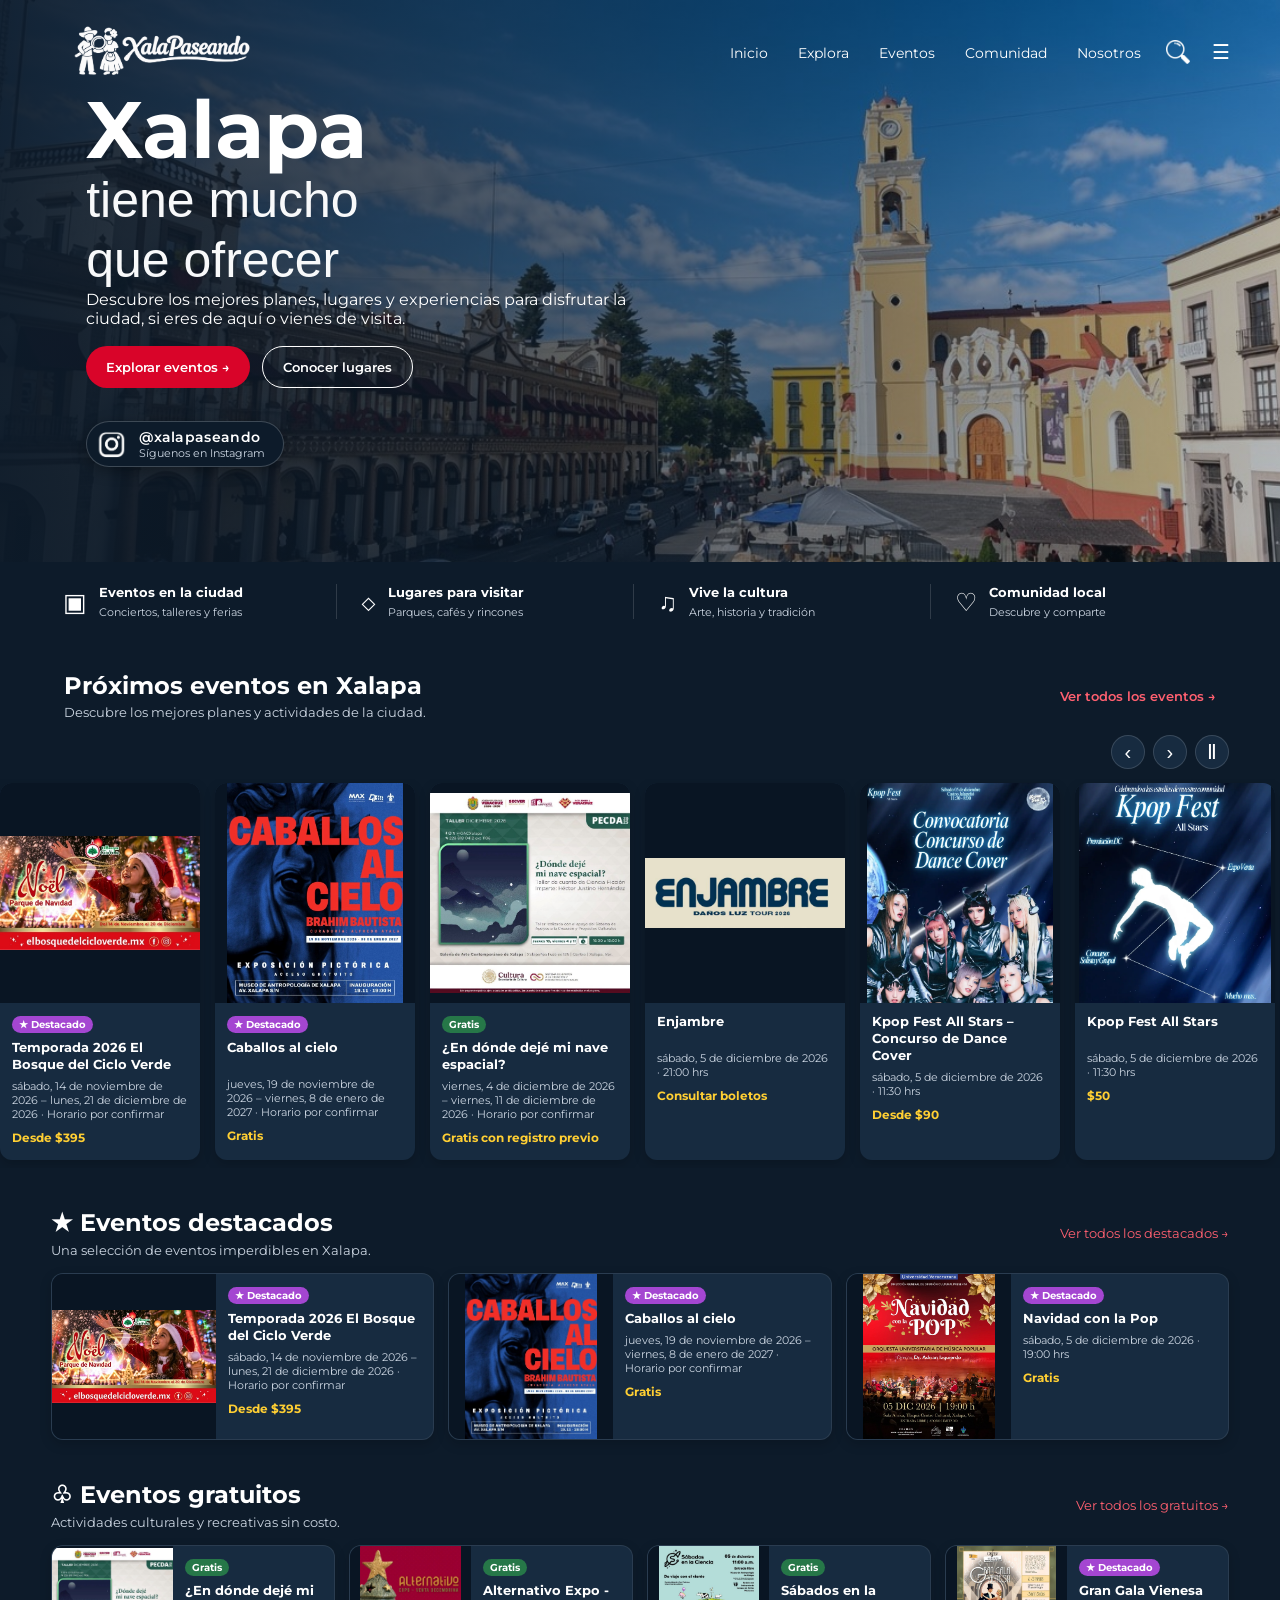
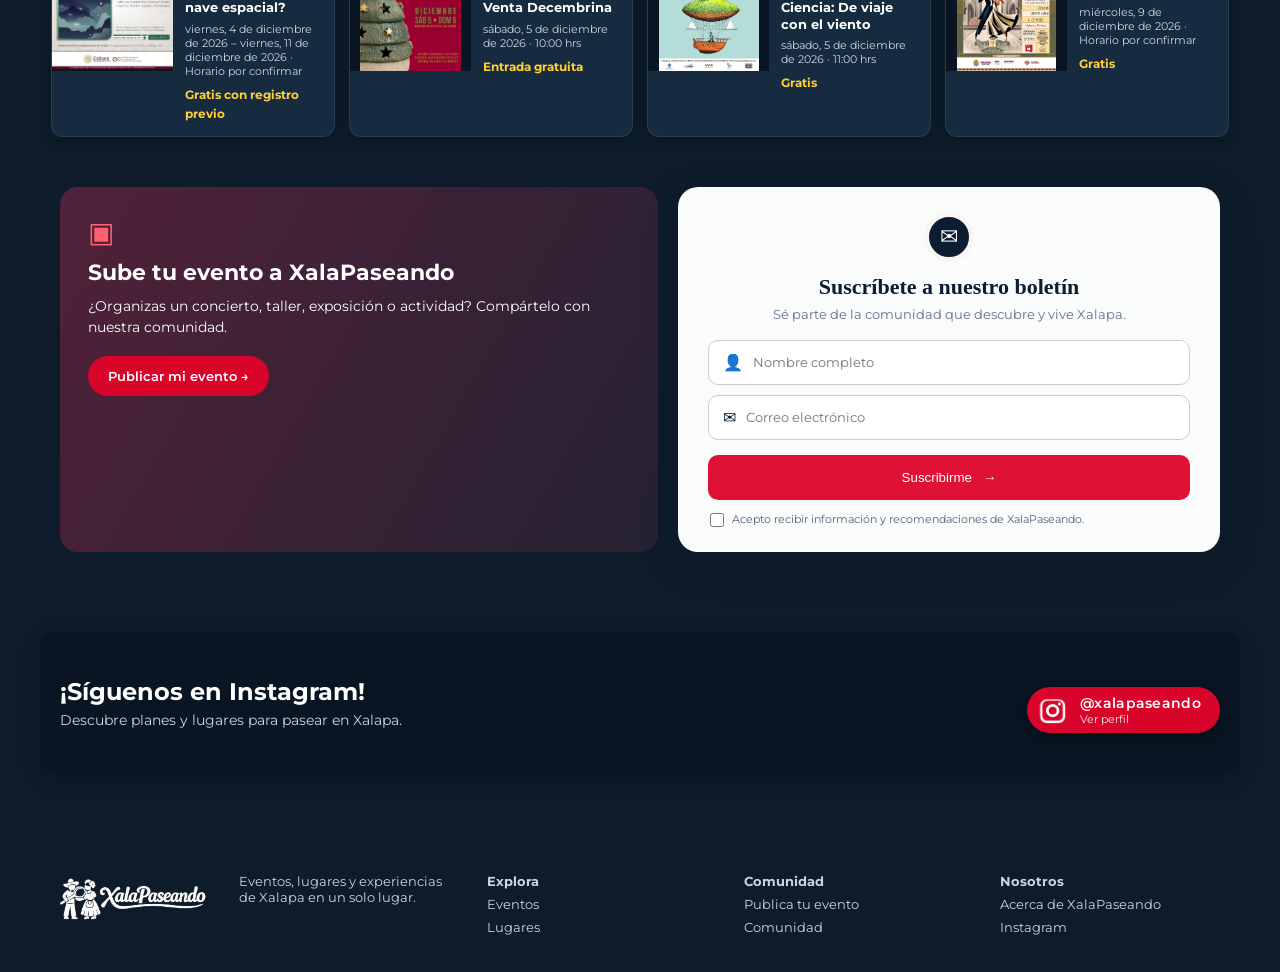
<file: index.html>
<!DOCTYPE html>
<html lang="es">
<head>
    <meta charset="UTF-8">
    <meta name="viewport" content="width=device-width, initial-scale=1.0">
    <title>XalaPaseando</title>
    
    <link rel="icon" type="image/png" href="Icons/Icono.png">
    <link rel="stylesheet" href="style.css">
    <link href="https://fonts.googleapis.com/css2?family=Dancing+Script:wght@700&family=Montserrat:wght@400;600&display=swap" rel="stylesheet">

<style> 
/* Banner principal pegado totalmente hasta arriba de la pantalla */
.hero {
    min-height: 380px !important;
    height: auto !important;
    margin-top: 0 !important; /* Cero margen para que suba hasta el borde superior */
    padding: 90px 0 45px !important; /* Padding superior generoso para que el texto baje y respire del logo */
    background-position: center center !important;
    display: flex;
    align-items: center;
}
.hero:after {
    display: none !important;
}
.hero-inner {
    width: min(1200px, 92%);
    margin: 0 auto;
    position: relative;
    z-index: 2;
    padding-left: 35px;
}
.hero-content {
    max-width: 600px;
}

/* Sección de eventos más compacta y pegada */
.seccion-eventos-inicio { background: #0d1b2a; color: white; padding: 30px 0 20px; overflow: hidden; }
.encabezado-eventos-inicio { max-width: 1200px; margin: 0 auto 15px; padding: 0 24px; display: flex; justify-content: space-between; align-items: center; gap: 20px; }
.encabezado-eventos-inicio h2 { color: white; font-size: 24px; margin-bottom: 4px; }
.encabezado-eventos-inicio p { color: #cbd5e1; font-size: 13px; }
.ver-eventos-inicio { color: #ff6070; text-decoration: none; font-size: 13px; font-weight: 600; white-space: nowrap; }

/* Tarjetas de eventos más pequeñas */
.carrusel-eventos-inicio { overflow: hidden; width: 100%; max-width: 100vw; }
.pista-eventos-inicio { display: flex; gap: 0; width: max-content; max-width: none; padding: 4px 0 8px; animation: deslizar-carteles var(--duracion, 75s) linear infinite; }
.tarjeta-imagen-evento { display: block; flex: 0 0 200px; width: 200px; overflow: hidden; border-radius: 12px; background: #172b40; text-decoration: none; color: white; box-shadow: 0 4px 12px rgba(0,0,0,.18); }
.tarjeta-imagen-evento img { display: block; width: 100%; height: 220px; object-fit: contain; background: #091523; }
.info-evento-inicio { padding: 10px 12px 14px; }
.info-evento-inicio h3 { color: white; margin: 0 0 6px; font-size: 13px; line-height: 1.3; min-height: 32px; }
.info-evento-inicio p { color: #cbd5e1; margin: 0 0 6px; font-size: 11px; }
.precio-inicio { color: #ffcf33; font-size: 12px; font-weight: 700; }
.carrusel-eventos-inicio:hover .pista-eventos-inicio, .carrusel-eventos-inicio:focus-within .pista-eventos-inicio { animation-play-state: paused; }
@keyframes deslizar-carteles { from { transform: translateX(0); } to { transform: translateX(-50%); } }
.grupo-carrusel { display: flex; flex: none; gap: 15px; padding-right: 15px; }
html, body { max-width: 100%; overflow-x: hidden; }
@media (prefers-reduced-motion: reduce) {
  .pista-eventos-inicio { animation: none; }
  .carrusel-eventos-inicio { overflow-x: auto; }
  .grupo-carrusel[aria-hidden="true"] { display: none; }
}
@media (max-width: 600px) { .encabezado-eventos-inicio { flex-wrap: wrap; gap: 8px; } }
.etiqueta-halloween-inicio { display: inline-block; background: #a446d1; color: white; font-size: 10px; font-weight: 700; border-radius: 10px; padding: 2px 7px; margin-bottom: 6px; }

/* Contenedor principal de la sección inferior (Imagen jaca_font a la izquierda, Boletín compacto a la derecha) */
.seccion-inferior-layout {
    max-width: 1200px;
    margin: 20px auto;
    padding: 0 20px;
    display: flex;
    align-items: center;
    gap: 30px;
}

/* Imagen decorativa de la izquierda (jaca_font) */
.imagen-lateral-jaca {
    flex: 1;
    max-width: 450px;
    border-radius: 16px;
    overflow: hidden;
    box-shadow: 0 8px 25px rgba(0,0,0,0.15);
}
.imagen-lateral-jaca img {
    width: 100%;
    height: auto;
    display: block;
    object-fit: cover;
}

/* Boletín más pequeño a la derecha */
.signup-container { 
    flex: 1;
    max-width: 550px;
}
.signup { background: rgba(255, 255, 255, .98); border-radius: 20px; padding: 25px 30px; box-shadow: 0 12px 40px rgba(16, 31, 52, .13); text-align: center; color: #13243b; position: relative; }
.mail-icon { width: 50px; height: 50px; border-radius: 50%; background: #0c1d32; color: white; display: grid; place-items: center; font-size: 22px; margin: -50px auto 12px; border: 5px solid #f7f6f2; }
.signup h2 { font: 700 22px/1.2 Georgia, serif; margin: 0 0 6px; color: #0c1d32; }
.signup .sub { color: #63718a; margin: 0 0 18px; font-size: 13px; }
.signup form { text-align: left; }
.field { display: flex; align-items: center; gap: 10px; border: 1px solid #c8ced8; border-radius: 10px; padding: 0 14px; margin: 10px 0; background: #fff; min-height: 45px; }
.field span { font-size: 16px; color: #0c1d32; }
.field input { width: 100%; border: 0; outline: 0; font: inherit; font-size: 13px; color: #13243b; background: transparent; }
.submit { width: 100%; min-height: 45px; border-radius: 10px; background: #df1235; color: #fff; margin-top: 5px; border: 0; cursor: pointer; font: 700 14px inherit; transition: background .15s; }
.submit:hover { background: #c90e2d; }
.consent { display: flex; align-items: flex-start; gap: 8px; color: #526078; font-size: 11px; line-height: 1.4; margin: 12px 2px 0; }
.consent input { accent-color: #df1235; width: 14px; height: 14px; flex: none; margin-top: 1px; }

/* Responsivo para celulares */
@media(max-width: 900px) {
    .seccion-inferior-layout {
        flex-direction: column;
    }
    .imagen-lateral-jaca {
        max-width: 100%;
    }
    .signup-container {
        max-width: 100%;
    }
}
</style>
<link rel="stylesheet" href="inicio-nuevo.css">
</head>
<body>

    <!-- Navegación superior -->
    <nav class="navbar">
        <div class="logo">
            <img src="Icons/logoX.png" alt="XalaPaseando" class="logo-img logo-nuevo">
        </div> 

        <ul class="nav-links">
            <li><a href="index.html">Inicio</a></li>
            <li><a href="explora.html">Explora</a></li>
            <li><a href="eventos.html">Eventos</a></li>
            <li><a href="comunidad.html">Comunidad</a></li>
            <li><a href="nosotros.html">Nosotros</a></li>
        </ul>
        <div class="nav-icons">
           <img src="Icons/Icono_Lupa.png" alt="Buscar" class="icon-img">
            <span class="icon">☰</span>
        </div>
    </nav>

    <!-- Banner Principal (Hero con la imagen pegada hasta arriba de la página) -->
    <header class="hero">
        <div class="overlay"></div>
        <div class="hero-inner">
            <div class="hero-content">
                <h1 class="animate-fade-up">
                    <span class="title-main">Xalapa</span><br>
                    <span class="title-cursive">tiene mucho<br>que ofrecer</span>
                </h1>
                <p class="animate-fade-up delay-1">
                    Descubre los mejores planes, lugares y experiencias para disfrutar la ciudad, si eres de aquí o vienes de visita.
                </p>
                <div class="inicio-acciones"><a class="inicio-btn" href="eventos.html">Explorar eventos →</a><a class="inicio-btn secundario" href="explora.html">Conocer lugares</a></div>
                <a href="https://www.instagram.com/xalapaseando?utm_source=qr" target="_blank" class="ig-badge-container animate-fade-up delay-2">
                    <img src="Icons/iglogo.png" alt="Instagram" class="ig-logo-img">
                    <div class="ig-badge-texto">
                        <strong>@xalapaseando</strong>
                        <small>Síguenos en Instagram</small>
                    </div>
                </a>
            </div>
        </div>
    </header>


    <div class="inicio-beneficios"><a href="eventos.html">▣ <span><b>Eventos en la ciudad</b><small>Conciertos, talleres y ferias</small></span></a><a href="explora.html">◇ <span><b>Lugares para visitar</b><small>Parques, cafés y rincones</small></span></a><a href="explora.html">♫ <span><b>Vive la cultura</b><small>Arte, historia y tradición</small></span></a><a href="comunidad.html">♡ <span><b>Comunidad local</b><small>Descubre y comparte</small></span></a></div>
    <!-- Sección de Próximos Eventos -->
    <section class="seccion-eventos-inicio">
        <div class="encabezado-eventos-inicio">
            <div>
                <h2>Próximos eventos en Xalapa</h2>
                <p>Descubre los mejores planes y actividades de la ciudad.</p>
            </div>
            <a href="eventos.html" class="ver-eventos-inicio">
                Ver todos los eventos →
            </a>
        </div>

        <div class="inicio-controles"><button type="button" id="carr-prev" aria-label="Eventos anteriores">‹</button><button type="button" id="carr-next" aria-label="Eventos siguientes">›</button><button type="button" id="carr-pausa" aria-label="Pausar carrusel">Ⅱ</button></div>
        <div class="carrusel-eventos-inicio" tabindex="0" aria-label="Carrusel de próximos eventos">
            <div class="pista-eventos-inicio" id="eventos-inicio"></div>
        </div>
    </section>


    <section class="inicio-bloque"><div class="inicio-titulo"><div><h2>★ Eventos destacados</h2><p>Una selección de eventos imperdibles en Xalapa.</p></div><a href="eventos.html?filtro=destacados">Ver todos los destacados →</a></div><div id="inicio-destacados" class="inicio-grid destacados"></div></section>
    <section class="inicio-bloque"><div class="inicio-titulo"><div><h2>♧ Eventos gratuitos</h2><p>Actividades culturales y recreativas sin costo.</p></div><a href="eventos.html?filtro=gratis">Ver todos los gratuitos →</a></div><div id="inicio-gratis" class="inicio-grid gratuitos"></div></section>
    <!-- Sección Inferior: Imagen jaca_font a la izquierda y Boletín compacto a la derecha -->
    <div class="seccion-inferior-layout">
        
        <!-- Imagen lateral izquierda -->
        <section class="inicio-publicar" id="publicar"><span class="publicar-icono" aria-hidden="true">▣</span><h2>Sube tu evento a XalaPaseando</h2><p>¿Organizas un concierto, taller, exposición o actividad? Compártelo con nuestra comunidad.</p><button class="inicio-btn" id="abrir-publicar" type="button">Publicar mi evento →</button></section>
        <dialog id="dialog-publicar"><form id="form-publicar" action="https://formspree.io/f/mdegawyv" method="POST"><h2>Comparte tu evento</h2><p>Envía los datos a nuestro equipo para su revisión antes de publicarlos.</p><input type="hidden" name="_subject" value="XalaPaseando: nueva propuesta de evento"><input type="hidden" name="tipo_solicitud" value="Propuesta de evento"><label>Nombre del evento<input name="evento" maxlength="150" required></label><label>Fecha<input name="fecha" type="date" required></label><label>Lugar<input name="lugar" maxlength="250" required></label><label>Horario y costo<input name="horario" maxlength="150" required></label><label>Descripción<textarea name="descripcion" maxlength="3000" required></textarea></label><label>Correo de contacto<input name="email" type="email" autocomplete="email" required></label><label>Enlace al cartel (opcional)<input name="cartel_url" type="url" placeholder="https://..."></label><small>Comparte un enlace accesible al cartel, por ejemplo de Google Drive.</small><label><input type="checkbox" name="consentimiento" value="Acepto" required style="display:inline;width:auto;margin-right:8px"> Acepto que el equipo revise los datos y me contacte sobre este evento.</label><button class="inicio-btn" type="submit">Enviar evento</button><button type="button" id="cerrar-publicar">Cerrar</button><p id="publicar-estado" role="status" aria-live="polite"></p></form></dialog>
        <!-- Boletín de suscripción más pequeño a la derecha -->
        <div class="signup-container">
            <section class="signup" id="suscripcion">
                <div class="mail-icon" aria-hidden="true">✉</div>
                <h2>Suscríbete a nuestro boletín</h2>
                <p class="sub">Sé parte de la comunidad que descubre y vive Xalapa.</p>
                <form id="signupForm" action="https://formspree.io/f/mdegawyv" method="POST">
                    <input type="hidden" name="tipo_solicitud" value="Suscripción al boletín"><input type="hidden" name="_subject" value="XalaPaseando: nueva suscripción"><label class="field"><span aria-hidden="true">👤</span>
                        <input type="text" name="nombre" placeholder="Nombre completo" autocomplete="name" required>
                    </label>
                    <label class="field"><span aria-hidden="true">✉</span>
                        <input type="email" name="email" placeholder="Correo electrónico" autocomplete="email" required>
                    </label>
                    <button class="submit" type="submit">Suscribirme&nbsp;&nbsp; →</button>
                    <label class="consent">
                        <input type="checkbox" name="consentimiento" required>
                        <span>Acepto recibir información y recomendaciones de XalaPaseando.</span>
                    </label>
                </form>
            </section>
        </div>

    </div>

    <!-- Bloque inferior de Instagram -->
    <div style="background-color: #0d1b2a; padding: 10px 20px 30px;">
        <div style="max-width: 1200px; margin: 0 auto;">
            <div class="instagram-footer-seccion">
                <div class="instagram-footer-info">
                    <h3>¡Síguenos en Instagram!</h3>
                    <p>Descubre planes y lugares para pasear en Xalapa.</p>
                </div>
                <a href="https://www.instagram.com/xalapaseando?utm_source=qr" target="_blank" class="ig-badge-container" style="background: #d90429; border-color: transparent;">
                    <img src="Icons/iglogo.png" alt="Instagram" class="ig-logo-img">
                    <div class="ig-badge-texto">
                        <strong style="color: white;">@xalapaseando</strong>
                        <small style="color: #ffe6e8;">Ver perfil</small>
                    </div>
                </a>
            </div>
        </div>
    </div>

    <footer class="inicio-footer"><img src="Icons/logoX.png" alt="XalaPaseando"><p>Eventos, lugares y experiencias de Xalapa en un solo lugar.</p><div><b>Explora</b><a href="eventos.html">Eventos</a><a href="explora.html">Lugares</a></div><div><b>Comunidad</b><a href="#publicar">Publica tu evento</a><a href="comunidad.html">Comunidad</a></div><div><b>Nosotros</b><a href="nosotros.html">Acerca de XalaPaseando</a><a href="https://www.instagram.com/xalapaseando/">Instagram</a></div></footer>
    <script src="datos-eventos.js"></script><script src="inicio-nuevo.js"></script><script src="navegacion.js"></script>
</body></html>
</file>
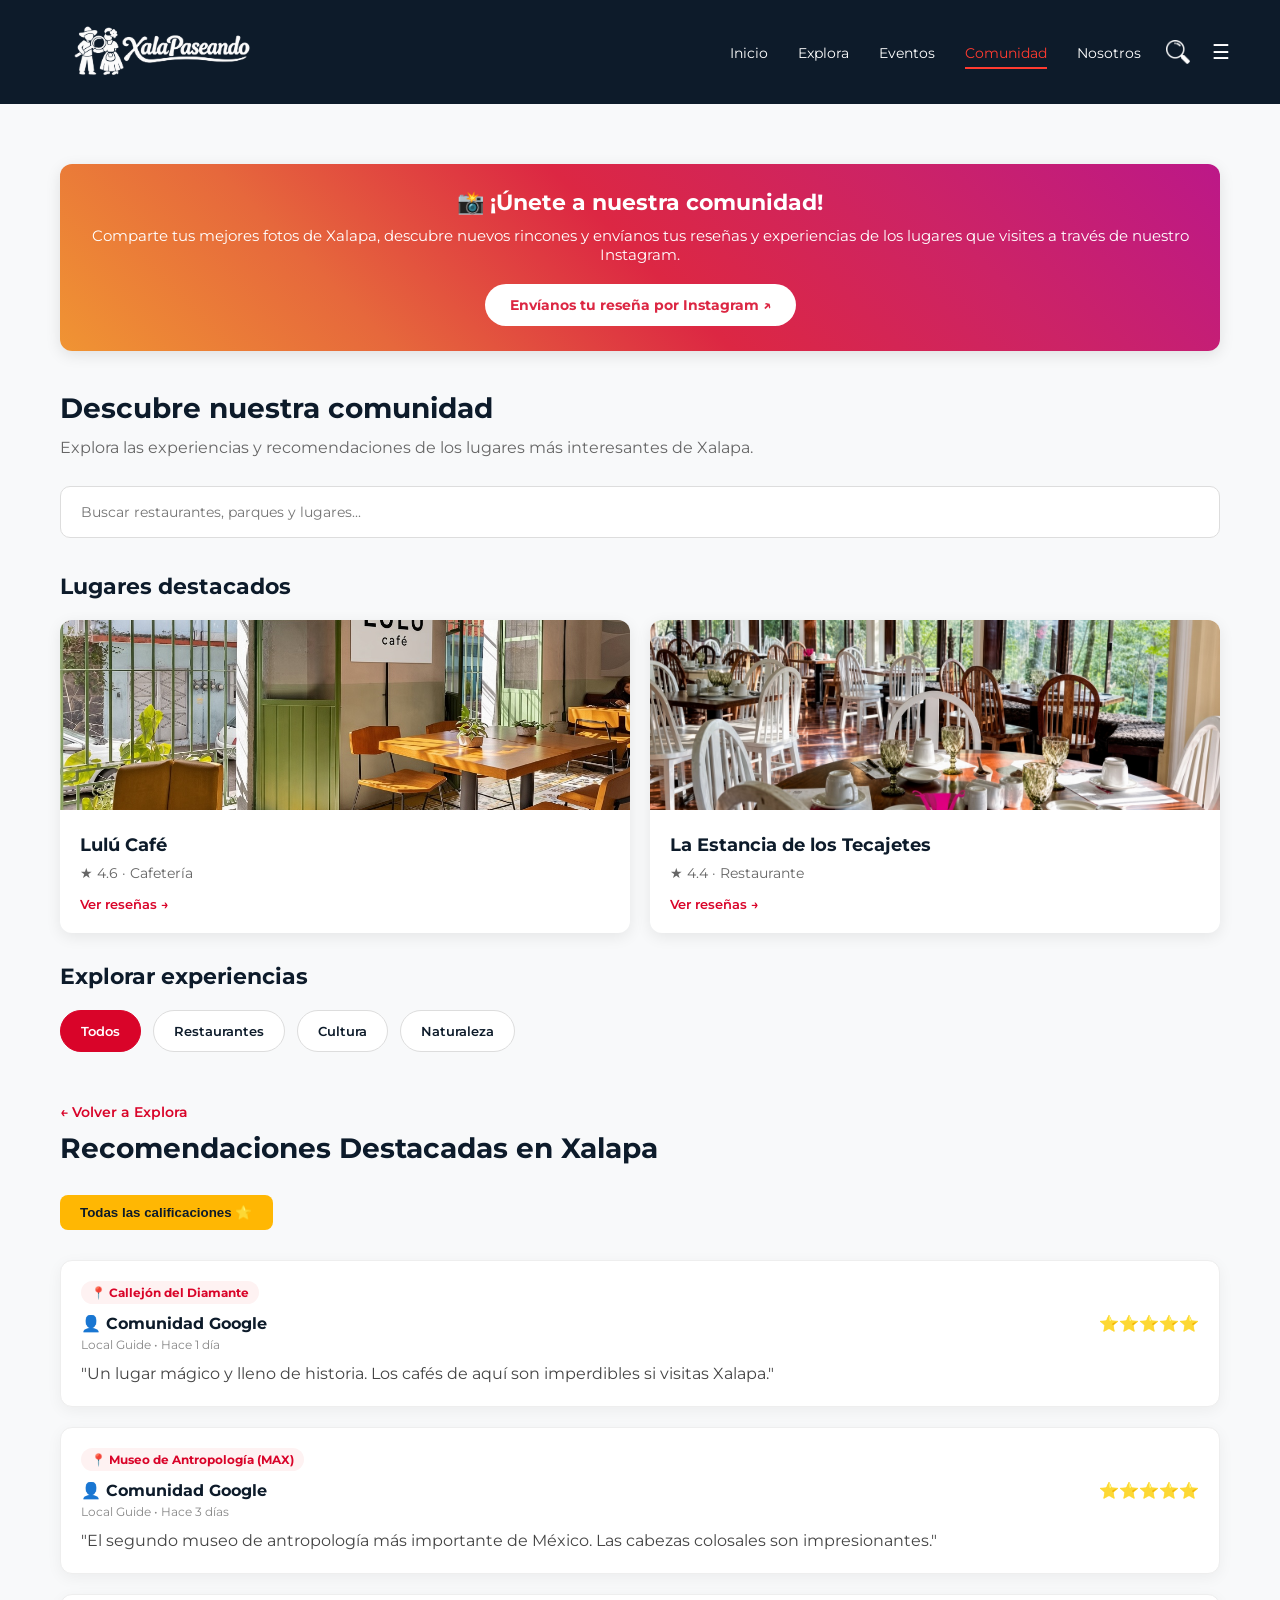
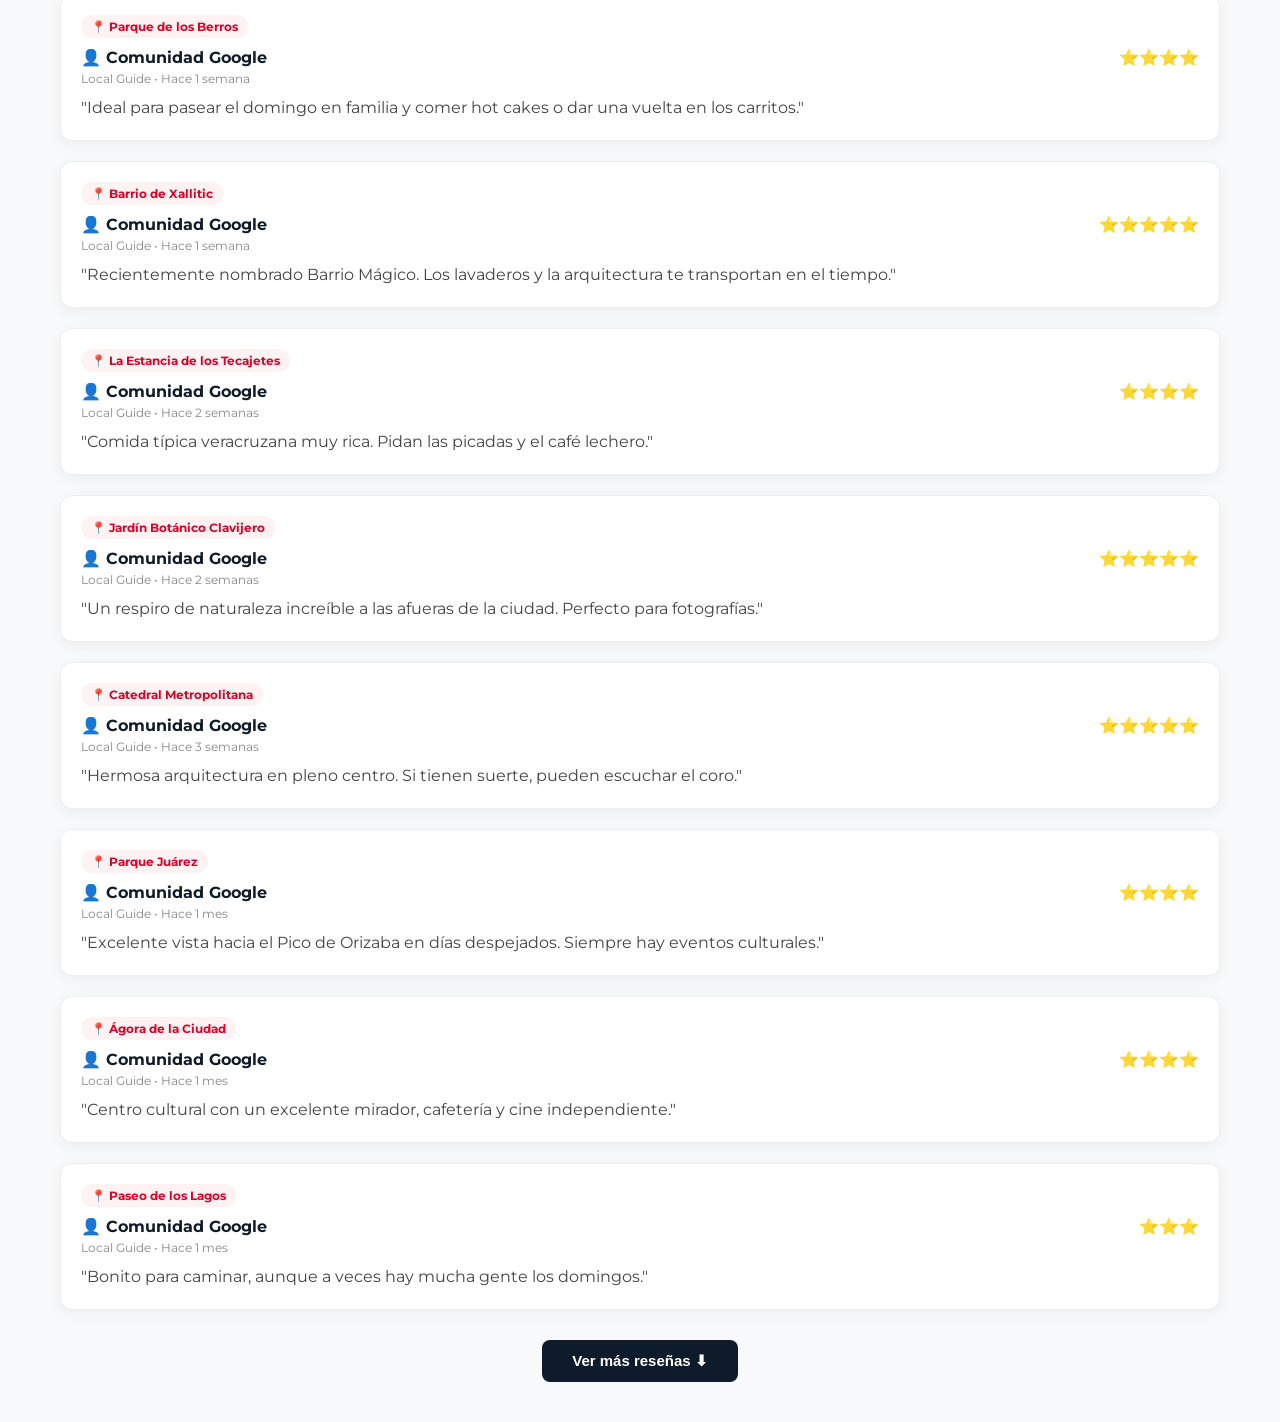
<file: comunidad.html>
<!DOCTYPE html>
<html lang="es">
<head>
    <meta charset="UTF-8">
    <meta name="viewport" content="width=device-width, initial-scale=1.0">
    <title>Comunidad - XalaPaseando</title>
    <link rel="icon" type="image/png" href="Icons/Icono.png">
    <link rel="stylesheet" href="style.css">
    <link href="https://fonts.googleapis.com/css2?family=Montserrat:wght@400;600;700&family=Playfair+Display:ital,wght@0,700;1,700&display=swap" rel="stylesheet">
</head>
<script src="navegacion.js"></script>
<body class="tema-claro">

    
    <nav class="navbar">
        <div class="logo">
            <img src="Icons/logoX.png" alt="XalaPaseando" class="logo-img logo-nuevo">
        </div>
        <ul class="nav-links">
            <li><a href="index.html">Inicio</a></li>
            <li><a href="explora.html">Explora</a></li>
            <li><a href="eventos.html">Eventos</a></li>
            <li><a href="comunidad.html" class="active">Comunidad</a></li>
            <li><a href="nosotros.html">Nosotros</a></li>
        </ul>
        <div class="nav-icons">
           <img src="Icons/Icono_Lupa.png" alt="Buscar" class="icon-img">
            <span class="icon" style="color: white;">☰</span>
        </div>
    </nav>

    <main class="contenedor-explora">
        
        
        <div style="background: linear-gradient(45deg, #f09433 0%, #e6683c 25%, #dc2743 50%, #cc2366 75%, #bc1888 100%); border-radius: 12px; padding: 25px; text-align: center; color: white; margin-top: 20px; box-shadow: 0 4px 15px rgba(0,0,0,0.1);">
            
<h3 style="margin-bottom: 10px; font-size: 22px;">
    📸 ¡Únete a nuestra comunidad!
</h3>

<p style="margin-bottom: 20px; font-size: 15px;">
    Comparte tus mejores fotos de Xalapa, descubre nuevos rincones
    y envíanos tus reseñas y experiencias de los lugares que visites
    a través de nuestro Instagram.
</p>

<a href="https://www.instagram.com/xalapaseando?utm_source=qr"
   target="_blank"
   rel="noopener noreferrer"
   style="background: white;
          color: #dc2743;
          padding: 12px 25px;
          border-radius: 25px;
          text-decoration: none;
          font-weight: bold;
          font-size: 14px;
          display: inline-block;
          transition: 0.3s;">
    Envíanos tu reseña por Instagram ↗
</a>
        </div>
        
<section id="inicio-comunidad" class="inicio-comunidad">

    <h2>Descubre nuestra comunidad</h2>
    <p>
        Explora las experiencias y recomendaciones
        de los lugares más interesantes de Xalapa.
    </p>

    
    <div class="buscador-comunidad">
        <input
            type="search"
            id="buscar-comunidad"
            placeholder="Buscar restaurantes, parques y lugares..."
            oninput="buscarEnComunidad()"
        >

        <div id="resultados-busqueda"></div>
    </div>

    
    <h3 class="subtitulo-comunidad">Lugares destacados</h3>

    <div class="destacados-comunidad">

        <a href="comunidad.html?lugar=lulu-cafe"
           class="tarjeta-destacada">

            <img src="Fonts/lulucafe1.jpg" alt="Lulú Café">

            <div class="info-destacada">
                <h4>Lulú Café</h4>
                <p>★ 4.6 · Cafetería</p>
                <span>Ver reseñas →</span>
            </div>

        </a>

        <a href="comunidad.html?lugar=tecajetes"
           class="tarjeta-destacada">

            <img src="Fonts/estanciateca1.jpg"
                 alt="La Estancia de los Tecajetes">

            <div class="info-destacada">
                <h4>La Estancia de los Tecajetes</h4>
                <p>★ 4.4 · Restaurante</p>
                <span>Ver reseñas →</span>
            </div>

        </a>

    </div>

    
    <h3 class="subtitulo-comunidad">Explorar experiencias</h3>

    <div class="filtros-comunidad">

        <button class="filtro-comunidad activo"
                data-categoria="todos"
                onclick="filtrarCategoria('todos')">
            Todos
        </button>

        <button class="filtro-comunidad"
                data-categoria="restaurantes"
                onclick="filtrarCategoria('restaurantes')">
            Restaurantes
        </button>

        <button class="filtro-comunidad"
                data-categoria="cultura"
                onclick="filtrarCategoria('cultura')">
            Cultura
        </button>

        <button class="filtro-comunidad"
                data-categoria="naturaleza"
                onclick="filtrarCategoria('naturaleza')">
            Naturaleza
        </button>

    </div>

</section>

        
        <div class="encabezado-seccion mt-40" style="align-items: flex-start; flex-direction: column; gap: 15px;">
            <div>
                <a href="explora.html" style="text-decoration: none; color: #d90429; font-weight: 600; font-size: 14px;">← Volver a Explora</a>
                <h2 class="titulo-azul" id="nombre-lugar" style="margin-top: 10px;">Cargando...</h2>
                <div style="display: flex; align-items: center; gap: 10px; margin-top: 5px;">
                    <span id="estrellas-lugar" style="color: #ffb703; font-size: 20px;"></span>
                    <span id="calificacion-lugar" style="font-weight: 600; color: #555;"></span>
                </div>
            </div>
            
            
            <select class="btn-presupuesto" style="background-color: #ffb703; color: #0d1b2a;" id="filtro-estrellas-comunidad" onchange="aplicarFiltro()">
                <option value="todas">Todas las calificaciones ⭐</option>
                <option value="5">5 Estrellas ⭐⭐⭐⭐⭐</option>
                <option value="4">4 Estrellas ⭐⭐⭐⭐</option>
                <option value="3">3 Estrellas ⭐⭐⭐</option>
                <option value="2">2 Estrellas ⭐⭐</option>
                <option value="1">1 Estrella ⭐</option>
            </select>
        </div>

        
        <div id="contenedor-resenas" style="display: flex; flex-direction: column; gap: 20px; margin-top: 30px;">
            
        </div>

        
        <div style="text-align: center; margin-top: 30px;">
            <button id="btn-cargar-mas" class="btn-asistir" style="display: none; width: auto; padding: 12px 30px;" onclick="cargarMasResenas()">Ver más reseñas ⬇</button>
        </div>

    </main>

    
     <script src="catalogo-lugares.js"></script>
    <script>        
        const bdComunidad = {
            'lulu-cafe': {
                nombre: 'Lulú Café',
                calificacion: '4.6',
                estrellasTxt: '⭐⭐⭐⭐',
                resenas: [
                    { autor: 'Aime Grisel Ramos', estrellas: 4, texto: 'El café es delicioso.<br>El emparedado de pollo al pesto es rico.<br>La cafetería ofrece opciones únicas en su menú de alimentos, pero podría ser un poco más sencillo para algunos.<br>En cuanto al costo, puede ser alto para algunos.<br>El ambiente es tranquilo. El local también cuenta con sus reglas de funcionamiento.<br>El café lo vale.', fecha: 'Hace 8 meses' },
                    { autor: 'Karenka Nátoly', estrellas: 3, texto: 'La verdad me recomendaron venir a esta cafetería pero sinceramente me arrepiento, el servicio está ok, pero como solo era yo no puedo decir que tanto tardan cuando hay gente, me sorprende que las promociones son muy pequeñas para el precio, pedí un pastel de chocolate y un frappé, al pastel le agregaron un crema que sabía mucho a refrigerada, el frappé no tenían ni un chiste, solo era el hielo molido con el café, si quería crema batida eran otros 15 pesos (?) sinceramente no recomiendo para nada, no tienen variedad de postres siendo una cafetería que normalmente son los fuertes, el precio por las porciones deja mucho que desear, realmente me arrepiento de haber perdido mi dinero en algo que ni disfruté.', fecha: 'Hace 3 meses' },
                    { autor: 'Anel Morales', estrellas: 5, texto: 'Verdaderamente el café es delicioso, y la comida lo es mejor, me pedí un Lulú Madame (platillo de la casa), la salsa bechamel con que lo bañan, realmente es una delicia. Por otro lado, de tomar pedí la especialidad de temporada, una bebida de nombre "Valentín", expreso preparado con cremas y frutos rojos. De verdad que el ambiente es de lo más agradable y atento.', fecha: 'Hace 7 meses' },
                    { autor: 'Christian Camacho', estrellas: 5, texto: 'Me encantó Lulú Café, es tan tranquilo y acogedor. Pedí chilaquiles con salsa de frijol con pollo y un chai latte de té negro. Ambos estuvieron deliciosos. La porción de los chilaquiles fue suficiente,el chai estaba bien equilibrado y se sentía natural, se nota la presencia de las distintas especias. Toda la carta me pareció bastante asequible.', fecha: 'Hace 11 meses' },
                    { autor: 'paulina rojano', estrellas: 5, texto: 'Ame con toda el alma el baguette de serrano! Es muy bueno los sabores se combinan perfecto. La música es relajante pero buena, la bebida que pedí tambien estaba perfecta. Vale la pena cada peso gastado.', fecha: 'Hace 9 meses' },
                    { autor: 'Surimi', estrellas: 5, texto: 'Quedé muy satisfecha respecto al servicio y la calidad de los productos. Me llevó una buena experiencia con la amabilidad y disposición del barista. :)', fecha: 'Hace 7 meses' },
                    { autor: 'María G.', estrellas: 5, texto: 'El mejor café de especialidad en Xalapa. El ambiente es súper tranquilo.', fecha: 'Hace 1 año' },
                    { autor: 'Jorge M.', estrellas: 5, texto: 'Muy buenos métodos de extracción. Recomiendo el V60.', fecha: 'Hace 1 año' },
                    { autor: 'Diana P.', estrellas: 4, texto: 'Bonito lugar, buen internet para ir a trabajar un rato.', fecha: 'Hace 1 año' },
                    { autor: 'Luis F.', estrellas: 4, texto: 'El café es bueno, un lugar muy estético.', fecha: 'Hace 1 año' },
                    { autor: 'Pedro H.', estrellas: 5, texto: 'Lugar obligado si visitas el centro de Xalapa.', fecha: 'Hace 1 año' },
                    { autor: 'Valeria C.', estrellas: 4, texto: 'Muy rico todo.', fecha: 'Hace 1 año' }
                ]
            },
            
            'tecajetes': {
                nombre: 'La Estancia de los Tecajetes',
                calificacion: '4.4',
                estrellasTxt: '⭐⭐⭐⭐',
                resenas: [
                    { autor: 'Sac Hergali', estrellas: 3, texto: 'Vine de visita a Xalapa y me recomendaron este lugar por ser un clásico xalapeño y por lo que pude ver, seguramente lo es por lo bonito del lugar.<br><br>Nuestros platillos estuvieron insípidos. La porción de los huevos con enfrijoladas es muy pequeña, los chilaquiles de la casa todo lo contrario, aunque la salsa estaba sin condimentar. El café no estaba tan mal, tenía buen sabor, aunque para la zona que tengo entendido es muy cafetera pues... no destacaba tanto.<br><br>El servicio fue muy bueno. El chico que nos atendió fue muy amable y atento. El lugar es agradable y cómodo.', fecha: 'Hace 3 meses' },
                    { autor: 'Danny T', estrellas: 5, texto: 'Beautiful setting within the trees. Great service and food. The prices were also reasonable. You can go to a walk next door once you’re done. I ordered the papaya with yougurt and the omelette Niebla.', fecha: 'Hace un mes' },
                    { autor: 'Victor Garcia Kassab', estrellas: 5, texto: 'Muy recomendable.<br><br>De mis lugares favoritos para desayunar. Un lugar cercano al centro de la ciudad, por la colindancia al parque los Tecajetes, te desconectas de la urbe.<br><br>El sabor de la comida es deliciosa, mi favorito para el desayuno “Ropa vieja ”.<br><br>En domingo el lugar es concurrido, música en vivo. Aunque el estacionamiento es reducido cuenta con valet parking.', fecha: 'Hace 4 meses' },
                    { autor: 'Gonzalo T', estrellas: 5, texto: 'Es una gran experiencia, sobre todo después de caminar por el parque.<br><br>Toda la comida está súper rica, nos recibieron con una salsa que hicieron en molcajete al momento, estaba deliciosa. Las tortillas hechas a mano son fantásticas, la salsa de chile seco y de habanero también muy ricas.<br><br>Los platillos son bien servidos, porciones suficientes y todo preparado súper fresco y con alta gastronomía.<br><br>La atención es fenomenal, todos los meseros super atentos, el lugar es muy bonito y está bien cuidado.', fecha: 'Hace un año' },
                    { autor: 'Víctor Artigas Guiot', estrellas: 1, texto: 'Lugar limpio, buen ambiente; una vez que te asignan la mesa, te dan la carta y tienes que esperar algo de tiempo para hacer tu pedido, mientras tanto, ordenas un café y pan, o jugo pues esperas demasiado por tu orden, y se comprende porque el lugar está lleno.<br>Ya ha pasado cerca de media hora para que te lleven tu orden; y aquí viene lo decepcionante, se pidieron órdenes de enmoladas con pollo, y al revisarlas al estarlas comiendo, solo le ponen unas hebritas de pollo desmenuzado. Se llamó a la persona que atiende para pedirle una explicación, se las llevan para poner un poco más, explicando que ese producto "se raciona".<br>Se pidieron "huevos motuleños" los cuales los sirven sobre tostadas horneadas muy gruesas que se ocupan para tinga o pata de res y cuando se humedecen con la salsa son imposibles de cortar a cuchillo cuando lo correcto es freír las tortillas hasta dorarlas un poco.<br>Al salir del local pude observar a otro comensal lidiando con lo mismo.<br>DECEPCIÓN TOTAL.', fecha: 'Hace 4 meses' },
                    { autor: 'Lucía F.', estrellas: 5, texto: 'Tienen un sazón muy casero. La salsa de chicharrón es increíble.', fecha: 'Hace 5 meses' },
                    { autor: 'Mario T.', estrellas: 4, texto: 'Un clásico de Xalapa, nunca decepciona.', fecha: 'Hace 6 meses' },
                    { autor: 'Elena R.', estrellas: 5, texto: 'Perfecto para llevar a visitas de fuera a que prueben la comida típica.', fecha: 'Hace 7 meses' },
                    { autor: 'Hugo P.', estrellas: 3, texto: 'La comida es buena pero el lugar ya se siente un poco viejo.', fecha: 'Hace 8 meses' },
                    { autor: 'Teresa C.', estrellas: 5, texto: 'La terraza techada es súper agradable para platicar sin ruido.', fecha: 'Hace 9 meses' },
                    { autor: 'Luis N.', estrellas: 4, texto: 'Me gusta mucho ir los fines de semana a desayunar.', fecha: 'Hace 10 meses' },
                    { autor: 'Carmen S.', estrellas: 5, texto: 'Muy rico todo, felicidades al chef.', fecha: 'Hace 1 año' }
                ]
            }
        };

 
 

window.catalogoLugares.forEach(lugar => {

    if (bdComunidad[lugar.id]) return;

    bdComunidad[lugar.id] = {
        nombre: lugar.nombre,
        calificacion: "Sin calificación",
        estrellasTxt: "",
        resenasFicticias: true,
        resenas: lugar.resenas.map(resena => ({
            autor: resena.autor,
            estrellas: resena.puntuacion,
            texto: resena.texto,
            fecha: "Opinión de demostración"
        }))
    };
});

         
        const resenasGenerales = [
            { lugar: 'Callejón del Diamante', autor: 'Comunidad Google', estrellas: 5, texto: 'Un lugar mágico y lleno de historia. Los cafés de aquí son imperdibles si visitas Xalapa.', fecha: 'Local Guide • Hace 1 día' },
            { lugar: 'Museo de Antropología (MAX)', autor: 'Comunidad Google', estrellas: 5, texto: 'El segundo museo de antropología más importante de México. Las cabezas colosales son impresionantes.', fecha: 'Local Guide • Hace 3 días' },
            { lugar: 'Parque de los Berros', autor: 'Comunidad Google', estrellas: 4, texto: 'Ideal para pasear el domingo en familia y comer hot cakes o dar una vuelta en los carritos.', fecha: 'Local Guide • Hace 1 semana' },
            { lugar: 'Barrio de Xallitic', autor: 'Comunidad Google', estrellas: 5, texto: 'Recientemente nombrado Barrio Mágico. Los lavaderos y la arquitectura te transportan en el tiempo.', fecha: 'Local Guide • Hace 1 semana' },
            { lugar: 'La Estancia de los Tecajetes', autor: 'Comunidad Google', estrellas: 4, texto: 'Comida típica veracruzana muy rica. Pidan las picadas y el café lechero.', fecha: 'Local Guide • Hace 2 semanas' },
            { lugar: 'Jardín Botánico Clavijero', autor: 'Comunidad Google', estrellas: 5, texto: 'Un respiro de naturaleza increíble a las afueras de la ciudad. Perfecto para fotografías.', fecha: 'Local Guide • Hace 2 semanas' },
            { lugar: 'Catedral Metropolitana', autor: 'Comunidad Google', estrellas: 5, texto: 'Hermosa arquitectura en pleno centro. Si tienen suerte, pueden escuchar el coro.', fecha: 'Local Guide • Hace 3 semanas' },
            { lugar: 'Parque Juárez', autor: 'Comunidad Google', estrellas: 4, texto: 'Excelente vista hacia el Pico de Orizaba en días despejados. Siempre hay eventos culturales.', fecha: 'Local Guide • Hace 1 mes' },
            { lugar: 'Ágora de la Ciudad', autor: 'Comunidad Google', estrellas: 4, texto: 'Centro cultural con un excelente mirador, cafetería y cine independiente.', fecha: 'Local Guide • Hace 1 mes' },
            { lugar: 'Paseo de los Lagos', autor: 'Comunidad Google', estrellas: 3, texto: 'Bonito para caminar, aunque a veces hay mucha gente los domingos.', fecha: 'Local Guide • Hace 1 mes' },
            { lugar: 'Mercado San José', autor: 'Comunidad Google', estrellas: 5, texto: 'Aquí encuentras los mejores tamales y antojitos tradicionales a súper buen precio.', fecha: 'Local Guide • Hace 2 meses' },
            { lugar: 'Cueva de la Orquídea', autor: 'Comunidad Google', estrellas: 4, texto: 'Una curiosidad geológica justo en medio de la ciudad. El recorrido es corto pero interesante.', fecha: 'Local Guide • Hace 2 meses' }
        ];

         
        let resenasFiltradas = [];
        let indiceActual = 0;
        let modoGeneral = false; 
        const RESENAS_POR_PAGINA = 10;

         
        function iniciarPagina() {
            const parametros = new URLSearchParams(window.location.search);
            const idLugar = parametros.get('lugar');

            if (idLugar && bdComunidad[idLugar]) {
                modoGeneral = false;
                const infoLugar = bdComunidad[idLugar];
                
const avisoExistente = document.getElementById(
    'aviso-ficticio-comunidad'
);

if (avisoExistente) avisoExistente.remove();

if (infoLugar.resenasFicticias) {
    const aviso = document.createElement('p');
    aviso.id = 'aviso-comunidad';
    aviso.textContent =
    'Opiniones de demostración creadas para XalaPaseando.';
    aviso.style.cssText =
        'padding:12px;margin:15px 0;background:#fff6db;' +
        'color:#805500;border-radius:8px;font-size:13px;';

    document.getElementById('contenedor-resenas').before(aviso);
}

                document.getElementById('nombre-lugar').innerText = 'Reseñas de ' + infoLugar.nombre;
                document.getElementById('calificacion-lugar').innerText = infoLugar.calificacion;
                document.getElementById('estrellas-lugar').innerText = infoLugar.estrellasTxt;
                resenasFiltradas = infoLugar.resenas;
            } else {
                modoGeneral = true;
                document.getElementById('nombre-lugar').innerText = 'Recomendaciones Destacadas en Xalapa';
                document.getElementById('calificacion-lugar').innerText = '';
                document.getElementById('estrellas-lugar').innerText = '';
                resenasFiltradas = resenasGenerales;
            }
            const inicioComunidad = document.getElementById(
    'inicio-comunidad'
);

if (modoGeneral) {
    inicioComunidad.style.display = 'block';
} else {
    inicioComunidad.style.display = 'none';
}

aplicarFiltro();
        }

         
        function aplicarFiltro() {

    const parametros = new URLSearchParams(
        window.location.search
    );

    const idLugar = parametros.get('lugar');

    const filtroEstrellas = document.getElementById(
        'filtro-estrellas-comunidad'
    ).value;

    const buscador = document.getElementById(
        'buscar-comunidad'
    );

    const textoBusqueda = buscador
        ? buscador.value.toLocaleLowerCase('es').trim()
        : '';

    const esLugarEspecifico =
        idLugar && bdComunidad[idLugar];

    let baseDatos = esLugarEspecifico
        ? bdComunidad[idLugar].resenas
        : resenasGenerales;

    resenasFiltradas = baseDatos.filter(resena => {

         
        if (
            filtroEstrellas !== 'todas' &&
            resena.estrellas !== Number(filtroEstrellas)
        ) {
            return false;
        }

         
        if (!esLugarEspecifico) {

            const categoria =
                categoriasComunidad[resena.lugar] || 'otros';

            if (
                categoriaComunidadActual !== 'todos' &&
                categoria !== categoriaComunidadActual
            ) {
                return false;
            }

            const contenido = [
                resena.lugar,
                resena.autor,
                resena.texto
            ].join(' ').toLocaleLowerCase('es');

            if (
                textoBusqueda &&
                !contenido.includes(textoBusqueda)
            ) {
                return false;
            }
        }

        return true;
    });

    renderizarResenas(true);
}

         
        function renderizarResenas(reiniciar = false) {
            const contenedor = document.getElementById('contenedor-resenas');
            const btnCargarMas = document.getElementById('btn-cargar-mas');

            if (reiniciar) {
                contenedor.innerHTML = '';
                indiceActual = 0;
            }

            if (resenasFiltradas.length === 0) {
                contenedor.innerHTML = '<p style="color: #666;">No hay reseñas con esta calificación.</p>';
                btnCargarMas.style.display = 'none';
                return;
            }

            const limite = Math.min(indiceActual + RESENAS_POR_PAGINA, resenasFiltradas.length);
            
            for (let i = indiceActual; i < limite; i++) {
                const res = resenasFiltradas[i];
                let estrellasTxt = '⭐'.repeat(res.estrellas);
                
                let tagLugar = modoGeneral ? `<span style="display: inline-block; background-color: #fef2f2; color: #d90429; padding: 4px 10px; border-radius: 12px; font-size: 12px; font-weight: bold; margin-bottom: 10px;">📍 ${res.lugar}</span>` : '';

                const html = `
                <div style="background: white; padding: 20px; border-radius: 12px; box-shadow: 0 4px 15px rgba(0,0,0,0.05); border: 1px solid #eee;">
                    ${tagLugar}
                    <div style="display: flex; justify-content: space-between; align-items: flex-start; margin-bottom: 10px;">
                        <div>
                            <strong style="color: #0d1b2a; font-size: 16px;">👤 ${res.autor}</strong>
                            <span style="display: block; font-size: 12px; color: #888; margin-top: 4px;">${res.fecha}</span>
                        </div>
                        <span style="color: #ffb703;">${estrellasTxt}</span>
                    </div>
                    <p style="color: #444; line-height: 1.5; margin: 0;">"${res.texto}"</p>
                </div>`;
                contenedor.innerHTML += html;
            }

            indiceActual = limite;

            if (indiceActual >= resenasFiltradas.length) {
                btnCargarMas.style.display = 'none';
            } else {
                btnCargarMas.style.display = 'inline-block';
            }
        }

         
        function cargarMasResenas() {
            renderizarResenas(false);
        }
 

const categoriasComunidad = {
    'Callejón del Diamante': 'cultura',
    'Museo de Antropología (MAX)': 'cultura',
    'Parque de los Berros': 'naturaleza',
    'Barrio de Xallitic': 'cultura',
    'La Estancia de los Tecajetes': 'restaurantes',
    'Jardín Botánico Clavijero': 'naturaleza',
    'Catedral Metropolitana': 'cultura',
    'Parque Juárez': 'naturaleza',
    'Ágora de la Ciudad': 'cultura',
    'Paseo de los Lagos': 'naturaleza',
    'Mercado San José': 'restaurantes',
    'Cueva de la Orquídea': 'naturaleza'
};

let categoriaComunidadActual = 'todos';

 

function buscarEnComunidad() {

    const texto = document.getElementById(
        'buscar-comunidad'
    ).value.toLocaleLowerCase('es').trim();

    const resultados = document.getElementById(
        'resultados-busqueda'
    );

    resultados.innerHTML = '';

    if (!texto) {
        aplicarFiltro();
        return;
    }

     
    Object.entries(bdComunidad).forEach(([id, lugar]) => {

        if (lugar.nombre.toLocaleLowerCase('es').includes(texto)) {

            const enlace = document.createElement('a');

            enlace.className = 'resultado-lugar';
            enlace.href = 'comunidad.html?lugar=' +
                encodeURIComponent(id);

            enlace.textContent = lugar.nombre + ' → Ver reseñas';

            resultados.appendChild(enlace);
        }
    });

     
    aplicarFiltro();
}


 

function filtrarCategoria(categoria) {

    categoriaComunidadActual = categoria;

    document.querySelectorAll(
        '.filtro-comunidad'
    ).forEach(boton => {

        boton.classList.toggle(
            'activo',
            boton.dataset.categoria === categoria
        );
    });

    aplicarFiltro();
}
        window.onload = iniciarPagina;
    
</script>
</body>
</html>
</file>
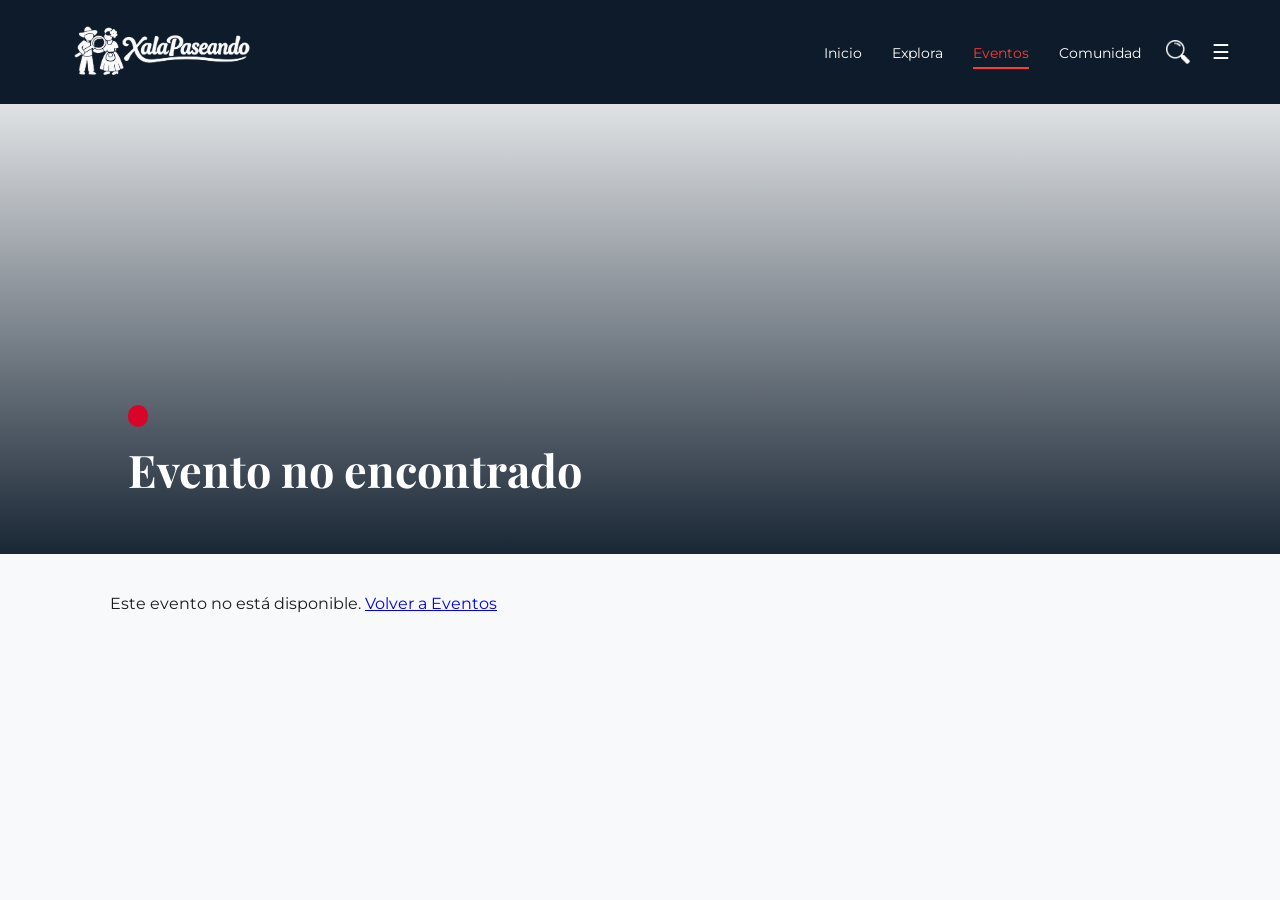
<file: evento-detalle.html>
<!DOCTYPE html>
<html lang="es">
<head>
    <meta charset="UTF-8">
    <meta name="viewport" content="width=device-width, initial-scale=1.0">
    <title>Detalle del Evento - XalaPaseando</title>
    <link rel="icon" type="image/png" href="Icons/Icono.png">
    <link rel="stylesheet" href="style.css">
    <link href="https://fonts.googleapis.com/css2?family=Montserrat:wght@400;600;700&family=Playfair+Display:ital,wght@0,700;1,700&display=swap" rel="stylesheet">
</head>
<script src="navegacion.js"></script>
<body class="tema-claro">

    
    <nav class="navbar">
        <div class="logo">
            <img src="Icons/logoX.png" alt="XalaPaseando" class="logo-img logo-nuevo">
        </div>
        <ul class="nav-links">
            <li><a href="index.html">Inicio</a></li>
            <li><a href="explora.html">Explora</a></li>
            <li><a href="eventos.html" class="active">Eventos</a></li>
            <li><a href="#">Comunidad</a></li>
        </ul>
        <div class="nav-icons">
           <img src="Icons/Icono_Lupa.png" alt="Buscar" class="icon-img">
            <span class="icon" style="color: white;">☰</span>
        </div>
    </nav>

    
    
<header class="evento-portada" id="detalle-portada">
    <div class="evento-overlay"></div>

    <div class="evento-titulo-contenedor">
        <span class="etiqueta roja" id="detalle-categoria"></span>
        <h1 id="detalle-nombre"></h1>
        <p id="detalle-descripcion-corta"></p>
    </div>
</header>

<main class="evento-contenido">

    <div class="evento-info">
        <h2>Acerca de este evento</h2>
        <p id="detalle-descripcion"></p>

        <h3>Cartel del evento</h3>
        <img id="detalle-imagen"
             alt="Cartel del evento"
             style="width:100%;max-width:500px;
                    border-radius:12px;margin-top:15px;">

        <p style="margin-top:15px;font-size:12px;color:#666;">
            Información basada en el cartel proporcionado.
            Consulta al organizador para confirmar cambios,
            disponibilidad y condiciones de acceso.
        </p>
    </div>

    <aside class="evento-tarjeta">

        <div class="tarjeta-dato countdown">
            <strong id="detalle-estado"></strong>
        </div>

        <div class="tarjeta-dato">
            <span>📅</span>
            <div>
                <strong>Fecha y hora</strong>
                <p id="detalle-fecha"></p>
            </div>
        </div>

        <div class="tarjeta-dato">
            <span>📍</span>
            <div>
                <strong>Ubicación</strong>
                <p id="detalle-lugar"></p>

                <a id="detalle-mapa"
                   href="#"
                   target="_blank"
                   rel="noopener noreferrer"
                   class="enlace-mapa">
                    Ver en Google Maps ↗
                </a>
            </div>
        </div>

        <div class="tarjeta-dato">
            <span>🎟️</span>
            <div>
                <strong>Precio de entrada</strong>
                <p id="detalle-precio"></p>
            </div>
        </div>

        <a href="eventos.html"
           class="btn-asistir"
           style="text-decoration:none;text-align:center;
                  display:block;">
            ← Volver a Eventos
        </a>
    </aside>

</main>


<script src="datos-eventos.js"></script>

<script>document.addEventListener("DOMContentLoaded", () => {

    const parametros = new URLSearchParams(
        window.location.search
    );

    const id = parametros.get("id");
    const evento = obtenerEvento(id);

    if (!evento) {
        document.getElementById("detalle-nombre").textContent =
            "Evento no encontrado";

        document.querySelector(".evento-contenido").innerHTML =
            '<p>Este evento no está disponible. ' +
            '<a href="eventos.html">Volver a Eventos</a></p>';

        return;
    }

    document.title = evento.nombre + " - XalaPaseando";

    document.getElementById("detalle-nombre").textContent =
        evento.nombre;

    document.getElementById("detalle-categoria").textContent =
        (evento.etiquetas?.includes("Halloween") ? "Halloween · " : "") + evento.categoria;

    document.getElementById("detalle-descripcion-corta").textContent =
        evento.lugar + " · " + horarioEvento(evento);

    document.getElementById("detalle-descripcion").textContent =
        evento.descripcion;

    document.getElementById("detalle-imagen").src =
        evento.imagen;

    document.getElementById("detalle-imagen").alt =
        "Cartel de " + evento.nombre;

    document.getElementById("detalle-fecha").textContent =
        fechaVisible(evento) + " · " + horarioEvento(evento);

    document.getElementById("detalle-lugar").textContent =
        evento.lugar + ", " + evento.ubicacion;

    document.getElementById("detalle-precio").textContent =
        evento.precio;

    document.getElementById("detalle-mapa").href =
        enlaceMapaEvento(evento);

    document.getElementById("detalle-portada").style.backgroundImage =
        'url("' + evento.imagen + '")';

     
    const hoy = new Date();
    const fechaActual = new Intl.DateTimeFormat("en-CA", {
        timeZone: "America/Mexico_City",
        year: "numeric",
        month: "2-digit",
        day: "2-digit"
    }).format(hoy);

    const estado = document.getElementById("detalle-estado");

    if (esPasado(evento)) {
        estado.textContent = "Fecha del evento pasada";
    } else if (evento.fecha === hoyXalapa()) {
        estado.textContent = "Programado para hoy";
    } else {
        estado.textContent = evento.fecha < hoyXalapa() ? "Evento en curso o con próximas funciones" : "Próximo evento";
    }
});
</script>

</body>
</html>
</file>
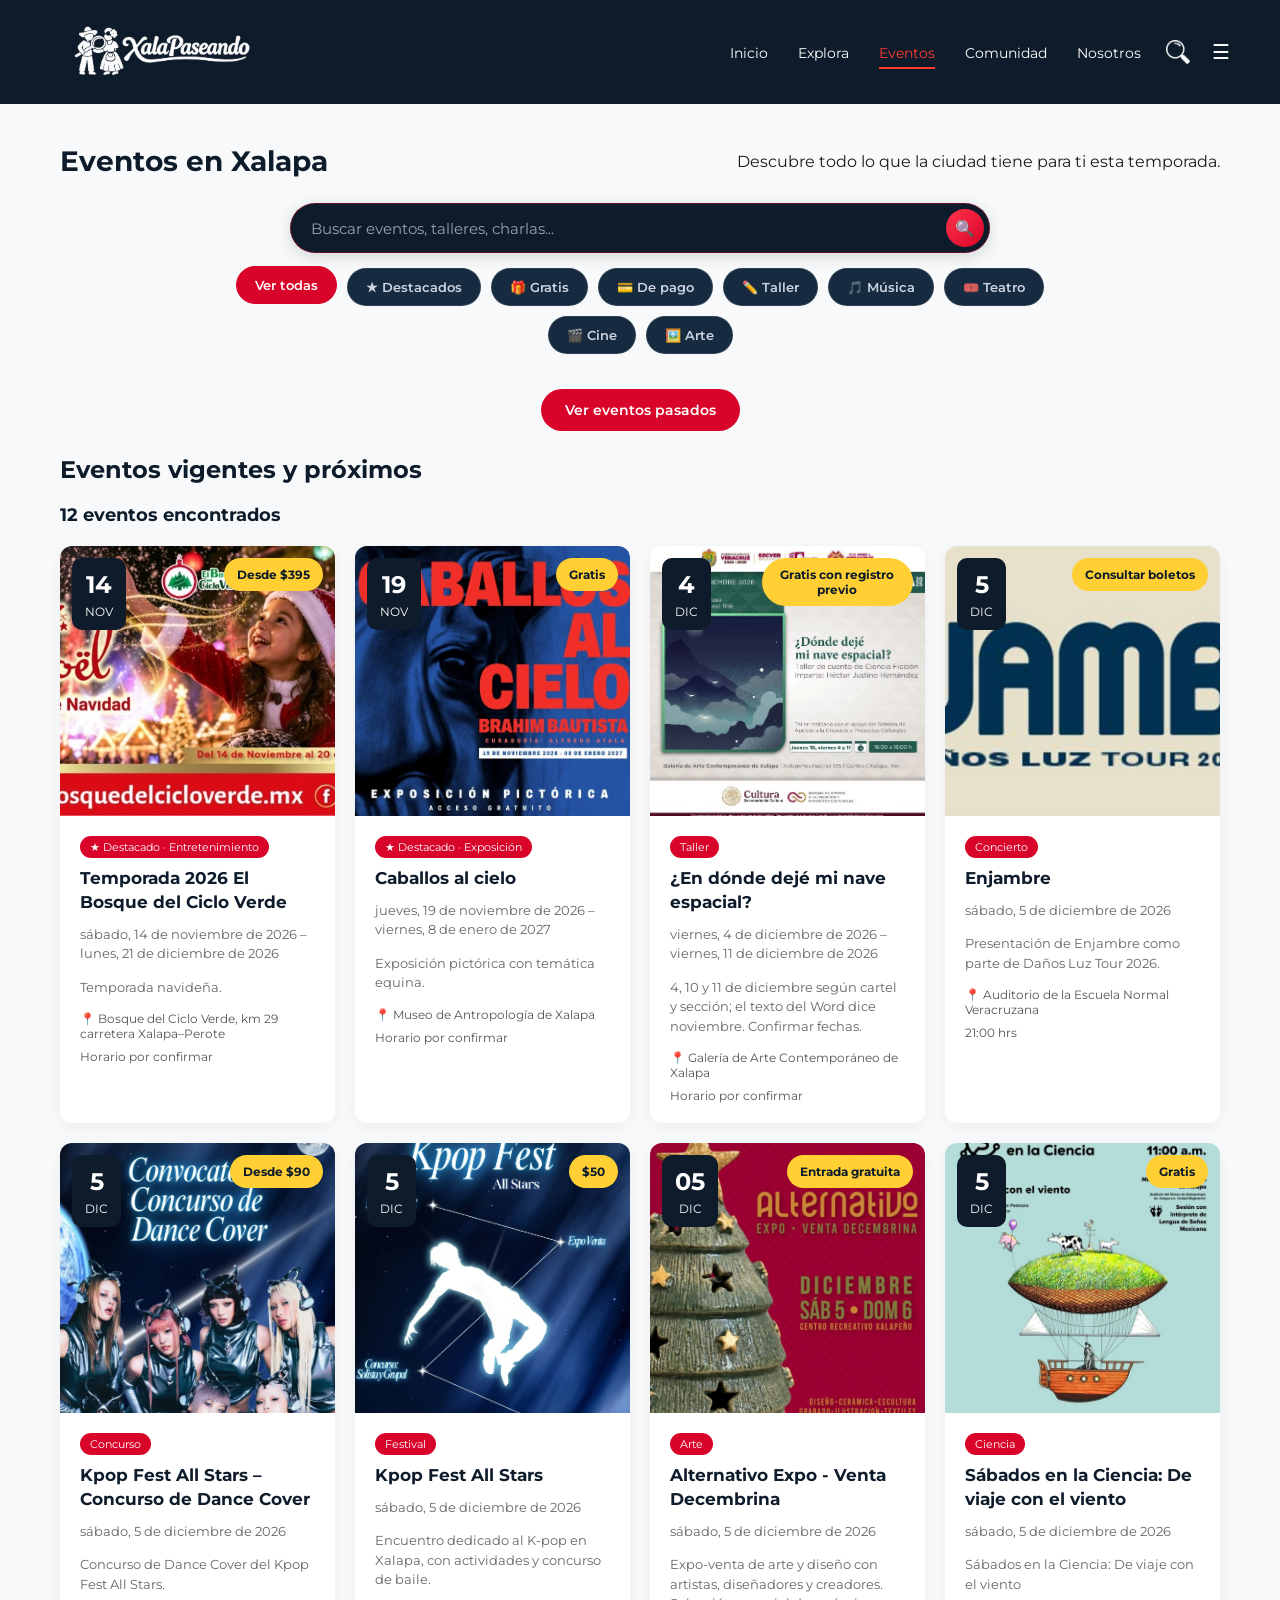
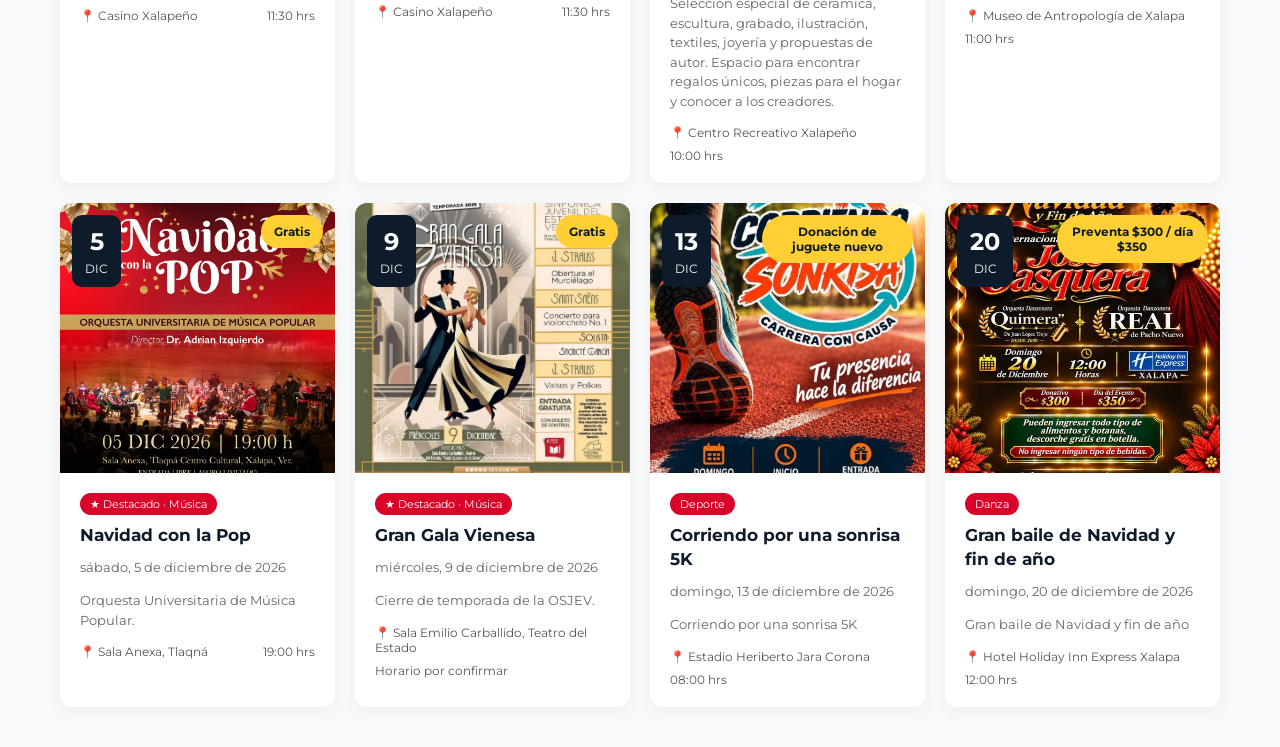
<file: eventos.html>
<!DOCTYPE html>
<html lang="es">
<head>
    <meta charset="UTF-8">
    <meta name="viewport" content="width=device-width, initial-scale=1.0">
    <title>Cartelera de Eventos - XalaPaseando</title>
    <link rel="icon" type="image/png" href="Icons/Icono.png">
    <link rel="stylesheet" href="style.css">
    <link href="https://fonts.googleapis.com/css2?family=Montserrat:wght@400;600;700&family=Playfair+Display:ital,wght@0,700;1,700&display=swap" rel="stylesheet">
    <style>
        .filtros-eventos-contenedor {
            margin: 25px 0 35px;
            display: flex;
            flex-direction: column;
            gap: 15px;
        }
        .barra-busqueda-eventos {
            position: relative;
            width: 100%;
            max-width: 700px;
            margin: 0 auto;
        }
        .barra-busqueda-eventos input {
            width: 100%;
            height: 50px;
            padding: 0 50px 0 20px;
            border: 1px solid rgba(217, 4, 41, 0.4);
            border-radius: 30px;
            background-color: #0d1b2a;
            color: white;
            font-family: 'Montserrat', sans-serif;
            font-size: 15px;
            outline: none;
            box-shadow: 0 4px 15px rgba(0,0,0,0.15);
        }
        .barra-busqueda-eventos input::placeholder {
            color: #94a3b8;
        }
        .barra-busqueda-eventos button {
            position: absolute;
            right: 6px;
            top: 6px;
            width: 38px;
            height: 38px;
            border: none;
            border-radius: 50%;
            background: linear-gradient(135deg, #ff334b, #d90429);
            color: white;
            cursor: pointer;
            display: flex;
            align-items: center;
            justify-content: center;
            font-size: 16px;
        }
        .botones-filtros-grid {
            display: flex;
            flex-wrap: wrap;
            justify-content: center;
            gap: 10px;
            max-width: 900px;
            margin: 0 auto;
        }
        .filtro-chip {
            background-color: #172b40;
            color: #cbd5e1;
            border: 1px solid rgba(255,255,255,0.1);
            padding: 10px 18px;
            border-radius: 25px;
            font-family: 'Montserrat', sans-serif;
            font-size: 13px;
            font-weight: 600;
            cursor: pointer;
            transition: all 0.2s ease;
        }
        .filtro-chip:hover, .filtro-chip.activo {
            background-color: #d90429;
            color: white;
            border-color: #d90429;
            transform: translateY(-2px);
        }
        .contador-eventos {
            font-size: 18px;
            font-weight: 700;
            color: #0d1b2a;
            margin-bottom: 20px;
        }
        .modo-eventos { display:flex; justify-content:center; margin: 0 0 24px; }
        .modo-eventos button { background:#d90429; color:white; border:0; border-radius:25px; padding:12px 24px; font:600 14px Montserrat,sans-serif; cursor:pointer; }
        .titulo-lista { color:#0d1b2a; margin: 20px 0; }
        #lista-eventos { grid-template-columns:repeat(auto-fill,minmax(min(250px,100%),1fr)); }
    </style>
</head>
<body class="tema-claro">

    <!-- Navegación superior -->
    <nav class="navbar">
        <div class="logo">
            <img src="Icons/logoX.png" alt="XalaPaseando" class="logo-img logo-nuevo">
        </div>
        <ul class="nav-links">
            <li><a href="index.html">Inicio</a></li>
            <li><a href="explora.html">Explora</a></li>
            <li><a href="eventos.html" class="active">Eventos</a></li>
            <li><a href="comunidad.html">Comunidad</a></li>
            <li><a href="nosotros.html">Nosotros</a></li>
        </ul>
        <div class="nav-icons">
           <img src="Icons/Icono_Lupa.png" alt="Buscar" class="icon-img">
            <span class="icon" style="color: white;">☰</span>
        </div>
    </nav>

    <main class="contenedor-explora">
        <div class="encabezado-seccion" style="text-align: center; margin-bottom: 10px;">
            <h2 class="titulo-azul">Eventos en Xalapa</h2>
            <p class="subtitulo">Descubre todo lo que la ciudad tiene para ti esta temporada.</p>
        </div>

        <!-- Buscador y Filtros interactivos -->
        <div class="filtros-eventos-contenedor">
            <div class="barra-busqueda-eventos">
                <input type="text" id="input-buscar-evento" placeholder="Buscar eventos, talleres, charlas...">
                <button id="btn-buscar">🔍</button>
            </div>

            <div class="botones-filtros-grid" id="contenedor-filtros">
                <button class="filtro-chip activo" data-filtro="todos">Ver todas</button>
                <button class="filtro-chip" data-filtro="destacados">★ Destacados</button>
                <button class="filtro-chip" data-filtro="gratis">🎁 Gratis</button>
                <button class="filtro-chip" data-filtro="pago">💳 De pago</button>
                <button class="filtro-chip" data-filtro="Taller">✏️ Taller</button>
                <button class="filtro-chip" data-filtro="Música">🎵 Música</button>
                <button class="filtro-chip" data-filtro="Teatro">🎟️ Teatro</button>
                <button class="filtro-chip" data-filtro="Cine">🎬 Cine</button>
                <button class="filtro-chip" data-filtro="Arte">🖼️ Arte</button>
            </div>
        </div>

        <div class="modo-eventos"><button type="button" id="btn-pasados" aria-pressed="false">Ver eventos pasados</button></div>
        <h2 class="titulo-lista" id="titulo-lista">Eventos vigentes y próximos</h2>
        <div class="contador-eventos" id="contador-texto" aria-live="polite"></div>

        <!-- Cuadrícula de Eventos -->
        <section class="grid-tarjetas" id="lista-eventos"></section>
    </main>
    
    <script src="datos-eventos.js"></script>
    <script src="navegacion.js"></script>

    <script>
    document.addEventListener("DOMContentLoaded", () => {
        const contenedor = document.getElementById("lista-eventos");
        const inputBuscar = document.getElementById("input-buscar-evento");
        const botonesFiltros = document.querySelectorAll(".filtro-chip");
        const contadorTexto = document.getElementById("contador-texto");

        const filtroURL = new URLSearchParams(location.search).get("filtro");
        let filtroActual = ["gratis", "destacados"].includes(filtroURL) ? filtroURL : "todos";
        botonesFiltros.forEach(b => b.classList.toggle("activo", b.dataset.filtro === filtroActual));
        let textoBusqueda = "";
        let mostrarPasados = false;
        const btnPasados = document.getElementById("btn-pasados");
        btnPasados.addEventListener("click", () => {
            mostrarPasados = !mostrarPasados;
            btnPasados.textContent = mostrarPasados ? "Ver eventos vigentes" : "Ver eventos pasados";
            btnPasados.setAttribute("aria-pressed", String(mostrarPasados));
            document.getElementById("titulo-lista").textContent = mostrarPasados ? "Eventos pasados" : "Eventos vigentes y próximos";
            renderizarEventos();
        });

        function renderizarEventos() {
            contenedor.replaceChildren();

            const eventosFiltrados = (mostrarPasados ? anterioresEventos() : proximosEventos()).filter(evento => {
                const coincideTexto = (evento.nombre + " " + evento.descripcion + " " + evento.lugar + " " + evento.categoria)
                    .toLowerCase()
                    .includes(textoBusqueda.toLowerCase());

                if (!coincideTexto) return false;

                if (filtroActual === "todos") return true;
                if (filtroActual === "destacados") return Boolean(evento.destacado);
                if (filtroActual === "gratis") return evento.precio.toLowerCase().includes("gratis") || evento.precio.toLowerCase().includes("libre") || evento.precio.toLowerCase().includes("gratuita");
                if (filtroActual === "pago") return /\$|donación/i.test(evento.precio) && !/gratis|libre|gratuita/i.test(evento.precio);
                
                return evento.categoria.toLowerCase() === filtroActual.toLowerCase() || (filtroActual === "Arte" && evento.categoria === "Exposición");
            });

            contadorTexto.textContent = `${eventosFiltrados.length} eventos encontrados`;

            if (eventosFiltrados.length === 0) {
                contenedor.innerHTML = `<p style="grid-column: 1/-1; text-align: center; color: #666; padding: 40px;">No se encontraron eventos con esos criterios.</p>`;
                return;
            }

            eventosFiltrados.forEach(evento => {
                const tarjeta = document.createElement("a");
                tarjeta.href = "evento-detalle.html?id=" + encodeURIComponent(evento.id);
                tarjeta.className = "enlace-tarjeta-evento";

                tarjeta.innerHTML = `
                    <article class="tarjeta tarjeta-evento">
                        <div class="imagen-evento">
                            <img src="${evento.imagen}" alt="Cartel de ${evento.nombre}" loading="lazy">
                            <div class="fecha-badge">
                                <strong>${evento.dia}</strong>
                                <span>${evento.mes}</span>
                            </div>
                            <span class="precio-evento">${evento.precio}</span>
                        </div>
                        <div class="tarjeta-cuerpo">
                            <span class="etiqueta roja">
                                ${!mostrarPasados && evento.destacado ? "★ Destacado · " : ""}${evento.etiquetas?.includes("Halloween") ? "Halloween · " : ""}${evento.categoria}
                            </span>
                            <h3>${evento.nombre}</h3>
                            <p>${fechaVisible(evento)}</p><p>${evento.descripcion}</p>
                            <div class="tarjeta-pie mt-10">
                                <span>📍 ${evento.lugar}</span>
                                <span>${horarioEvento(evento)}</span>
                            </div>
                        </div>
                    </article>
                `;
                contenedor.appendChild(tarjeta);
            });
        }

        inputBuscar.addEventListener("input", (e) => {
            textoBusqueda = e.target.value.trim();
            renderizarEventos();
        });

        botonesFiltros.forEach(boton => {
            boton.addEventListener("click", () => {
                botonesFiltros.forEach(b => b.classList.remove("activo"));
                boton.classList.add("activo");
                filtroActual = boton.getAttribute("data-filtro");
                renderizarEventos();
            });
        });

        renderizarEventos();
    });
    </script>
</body>
</html>
</file>
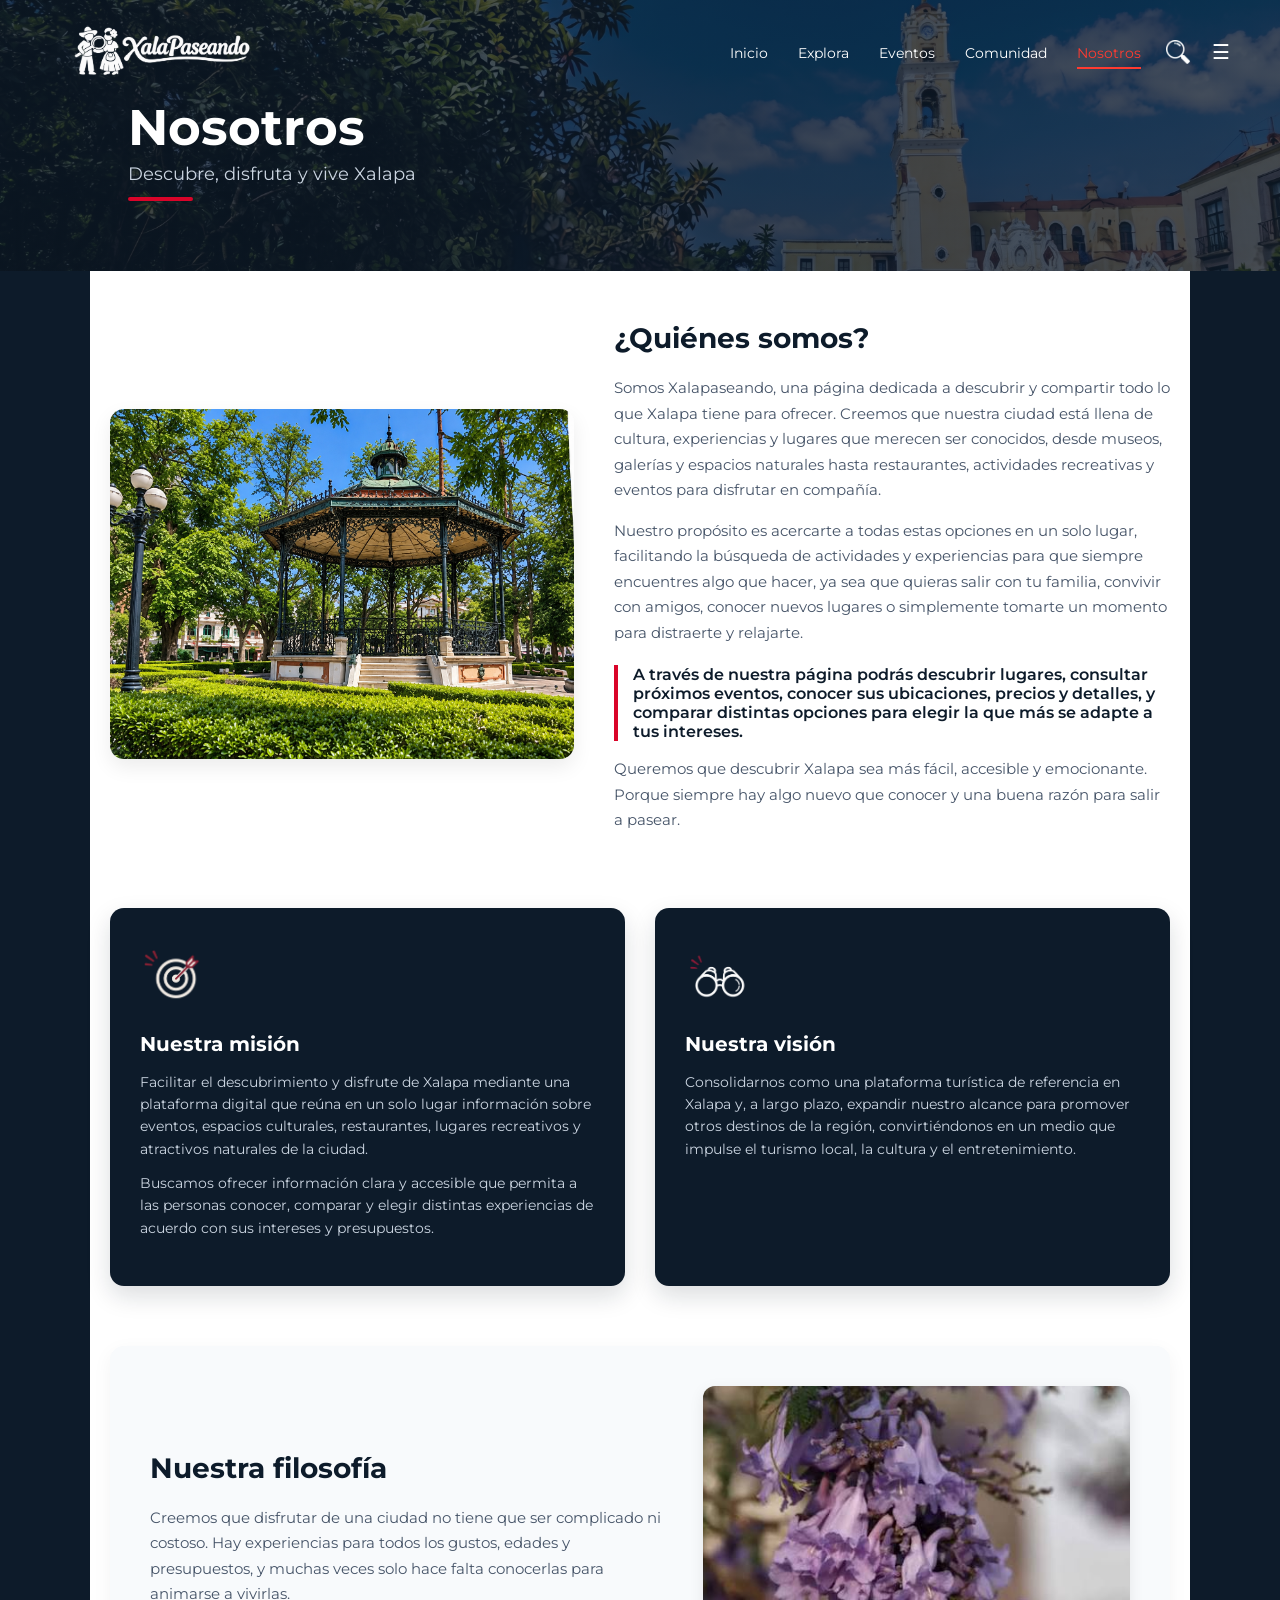
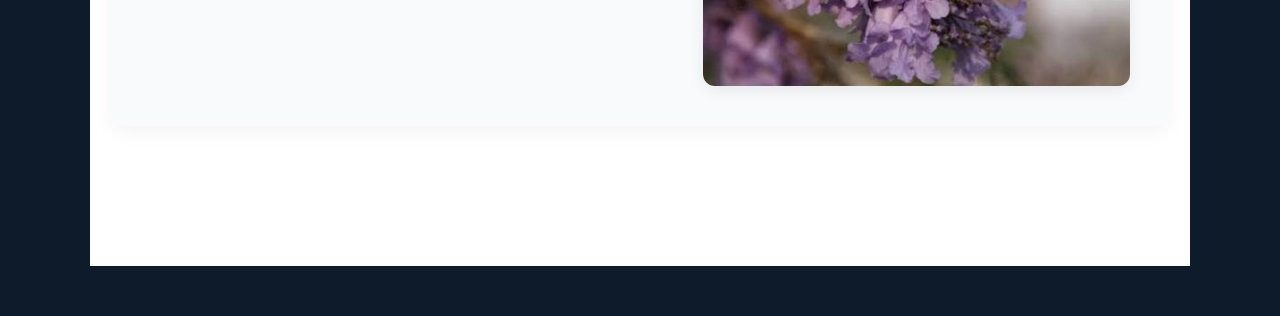
<file: nosotros.html>
<!DOCTYPE html>
<html lang="es">
<head>
    <meta charset="UTF-8">
    <meta name="viewport" content="width=device-width, initial-scale=1.0">
    <title>Nosotros - XalaPaseando</title>
    <link rel="icon" type="image/png" href="Icons/Icono.png">
    <link rel="stylesheet" href="style.css">
    <link href="https://fonts.googleapis.com/css2?family=Montserrat:wght@400;600;700&display=swap" rel="stylesheet">
</head>
<body>

    <!-- Navegación superior -->
    <nav class="navbar">
        <div class="logo">
            <img src="Icons/logoX.png" alt="XalaPaseando" class="logo-img logo-nuevo">
        </div> 
        <ul class="nav-links">
            <li><a href="index.html">Inicio</a></li>
            <li><a href="explora.html">Explora</a></li>
            <li><a href="eventos.html">Eventos</a></li>
            <li><a href="comunidad.html">Comunidad</a></li>
            <li><a href="nosotros.html" class="active">Nosotros</a></li>
        </ul>
        <div class="nav-icons">
           <img src="Icons/Icono_Lupa.png" alt="Buscar" class="icon-img">
            <span class="icon">☰</span>
        </div>
    </nav>

    <!-- Banner Principal con catedralBanner -->
    <header class="nosotros-hero">
        <div class="nosotros-hero-content">
            <h1>Nosotros</h1>
            <p>Descubre, disfruta y vive Xalapa</p>
            <div class="linea-roja-nosotros"></div>
        </div>
    </header>

    <!-- Contenido Principal con fondo blanco pegado al banner -->
    <main class="nosotros-main">
        <div class="nosotros-main-contenedor">
            
            <!-- ¿Quiénes somos? (Con la imagen quiosco.png) -->
            <section class="quienes-somos">
                <div class="quienes-somos-img">
                    <img src="Icons/quiosco.png" alt="Parque de Xalapa">
                </div>
                <div class="quienes-somos-texto">
                    <h2>¿Quiénes somos?</h2>
                    <p>Somos Xalapaseando, una página dedicada a descubrir y compartir todo lo que Xalapa tiene para ofrecer. Creemos que nuestra ciudad está llena de cultura, experiencias y lugares que merecen ser conocidos, desde museos, galerías y espacios naturales hasta restaurantes, actividades recreativas y eventos para disfrutar en compañía.</p>
                    <p>Nuestro propósito es acercarte a todas estas opciones en un solo lugar, facilitando la búsqueda de actividades y experiencias para que siempre encuentres algo que hacer, ya sea que quieras salir con tu familia, convivir con amigos, conocer nuevos lugares o simplemente tomarte un momento para distraerte y relajarte.</p>
                    <div class="destacado-borde">
                        A través de nuestra página podrás descubrir lugares, consultar próximos eventos, conocer sus ubicaciones, precios y detalles, y comparar distintas opciones para elegir la que más se adapte a tus intereses.
                    </div>
                    <p style="margin-top: 15px;">Queremos que descubrir Xalapa sea más fácil, accesible y emocionante. Porque siempre hay algo nuevo que conocer y una buena razón para salir a pasear.</p>
                </div>
            </section>

           <!-- Misión y Visión -->
        <section class="mision-vision-grid">
            <div class="tarjeta-mv">
                <img src="Icons/tiro.png" alt="Icono Misión" class="icono-mv-img">
                <h3>Nuestra misión</h3>
                <p>Facilitar el descubrimiento y disfrute de Xalapa mediante una plataforma digital que reúna en un solo lugar información sobre eventos, espacios culturales, restaurantes, lugares recreativos y atractivos naturales de la ciudad.</p>
                <p>Buscamos ofrecer información clara y accesible que permita a las personas conocer, comparar y elegir distintas experiencias de acuerdo con sus intereses y presupuestos.</p>
            </div>

            <div class="tarjeta-mv">
                <img src="Icons/visores.png" alt="Icono Visión" class="icono-mv-img">
                <h3>Nuestra visión</h3>
                <p>Consolidarnos como una plataforma turística de referencia en Xalapa y, a largo plazo, expandir nuestro alcance para promover otros destinos de la región, convirtiéndonos en un medio que impulse el turismo local, la cultura y el entretenimiento.</p>
            </div>
        </section>

        <!-- Nuestra Filosofía -->
        <section class="filosofia-seccion">
            <div class="filosofia-texto">
                <h2>Nuestra filosofía</h2>
                <p>Creemos que disfrutar de una ciudad no tiene que ser complicado ni costoso. Hay experiencias para todos los gustos, edades y presupuestos, y muchas veces solo hace falta conocerlas para animarse a vivirlas.</p>
            </div>
            <div class="filosofia-img">
                <img src="Icons/jacarandas.png" alt="Jacarandas en Xalapa">
            </div>
        </section>

        </div>
    </main>

    <script src="navegacion.js"></script>
</body>
</html>
</file>
<file: style.css>
@font-face {
    font-family: 'LT Gutbust';
    
    src: url('Fonts/LTGutbust-Bold-v3.ttf') format('truetype'); 
    font-weight: normal;
    font-style: normal;
}
* {
    margin: 0;
    padding: 0;
    box-sizing: border-box;
}

body {
    font-family: 'Montserrat', sans-serif;
    background-color: #0d1b2a; 
    color: white;
    overflow-x: hidden; 
}


.navbar {
    position: absolute;
    top: 0;
    width: 100%;
    display: flex;
    justify-content: space-between;
    align-items: center;
    padding: 20px 50px;
    z-index: 10;
}

.logo {
    font-family: 'LT Gutbust', sans-serif; 
    font-size: 32px; 
    display: flex;
    align-items: center;
    gap: 10px;
    margin-right: auto;
}
.logo-x {
    font-size: 40px; 
}


.logo-paseando {
    color: #e8e8e8; 
}

.logo-img {
    height: 35px; 
    width: auto;  
    object-fit: contain;
}

.logo-pin {
    color: #ff3b30; 
    font-size: 24px;
}

.nav-links {
    list-style: none;
    display: flex;
    gap: 30px;
    
}

.nav-links a {
    text-decoration: none;
    color: white;
    font-size: 14px;
    transition: color 0.3s;
}

.nav-links a:hover, .nav-links a.active {
    color: #ff3b30;
    border-bottom: 2px solid #ff3b30;
    padding-bottom: 5px;
}

.nav-icons {
    display: flex;
    gap: 20px;
    font-size: 20px;
    cursor: pointer;
    margin-left: 40px;
}
.icon-img {
    height: 24px; 
    width: auto;
    cursor: pointer;
    transition: transform 0.2s; 
}


.icon-img:hover {
    transform: scale(1.1); 
}

.hero {
    position: relative;
    height: 100vh; 
    display: flex;
    flex-direction: column;
    justify-content: center;
    padding-left: 10%;
    
    
    background: url('https://www.lugaresturisticosenmexico.com/en/xalapa-veracruz/') center/cover no-repeat;
}

.overlay {
    position: absolute;
    top: 0;
    left: 0;
    width: 100%;
    height: 100%;
    
    background: linear-gradient(to right, rgba(13, 27, 42, 0.95) 0%, rgba(13, 27, 42, 0.3) 100%);
    z-index: 1;
}

.hero-content {
    position: relative;
    z-index: 2;
    max-width: 600px;
    margin-bottom: 50px;
}

.title-main {
    font-size: 80px;
    font-weight: 700;
    line-height: 1;
}

.title-cursive {
    font-family: 'Outfit', sans-serif;
    font-weight: 400; 
    font-size: 50px; 
    line-height: 1.2;
    color: #f8f9fa;
}


.hero {
    position: relative;
    height: 100vh; 
    display: flex;
    flex-direction: column;
    justify-content: center;
    padding-left: 10%;
    
    
    
    background: url('Icons/fondo1.jpg') center/cover no-repeat;
}


.animate-fade-up {
    opacity: 0;
    transform: translateY(30px);
    animation: fadeUp 1s forwards ease-out;
}


.delay-1 { animation-delay: 0.3s; }
.delay-2 { animation-delay: 0.6s; }

@keyframes fadeUp {
    to {
        opacity: 1;
        transform: translateY(0);
    }
}


.scrolling-wrapper {
    position: absolute;
    bottom: 40px; 
    left: 0;
    width: 100%;
    overflow: hidden; 
    z-index: 2;
}

.scrolling-cards {
    display: flex;
    gap: 20px;
    width: max-content;
    
    animation: scroll-left 20s linear infinite;
}


.scrolling-wrapper:hover .scrolling-cards {
    animation-play-state: paused;
}


.card {
    background: rgba(255, 255, 255, 0.1); 
    backdrop-filter: blur(10px); 
    border: 1px solid rgba(255, 255, 255, 0.2);
    padding: 20px 30px;
    border-radius: 15px;
    min-width: 250px;
    color: white;
    cursor: pointer;
    transition: transform 0.3s;
}

.card:hover {
    transform: translateY(-5px); 
    background: rgba(255, 255, 255, 0.2);
}

.card h3 {
    font-size: 18px;
    margin-bottom: 5px;
}

.card p {
    font-size: 14px;
    color: #ccc;
}

@keyframes scroll-left {
    0% { transform: translateX(0); }
    100% { transform: translateX(calc(-50% - 10px)); }
}



.tema-claro {
    background-color: #f8f9fa; 
    color: #1a1a1a;
}
.tema-claro .navbar {
    position: relative; 
    background-color: #0d1b2a; 
}
.tema-claro .logo, .tema-claro .icon-img, .tema-claro .icon {
    color: white; 
}

.contenedor-explora {
    max-width: 1200px;
    margin: 0 auto;
    padding: 40px 20px;
}
.encabezado-seccion {
    display: flex;
    justify-content: space-between;
    align-items: center;
    margin-bottom: 20px;
}
.encabezado-seccion h2 {
    color: #0d1b2a;
    font-size: 28px;
}
.ver-todas {
    color: #0d1b2a;
    text-decoration: none;
    font-weight: 600;
}
.mt-40 { margin-top: 50px; }


.btn-presupuesto {
    background-color: #d90429;
    color: white;
    border: none;
    padding: 10px 20px;
    border-radius: 8px;
    font-weight: 600;
    cursor: pointer;
    margin-top: 10px;
}


.categorias-bar {
    background-color: #0d1b2a;
    border-radius: 12px;
    padding: 20px;
    display: flex;
    justify-content: space-around; 
    margin-bottom: 40px;
}
.cat-item {
    display: flex;
    flex-direction: column;
    align-items: center;
    color: white;
    font-size: 13px;
    gap: 10px;
    cursor: pointer;
}
.cat-icon {
    width: 60px;
    height: 60px;
    border: 1.5px solid #d90429;
    border-radius: 50%;
    display: flex;
    justify-content: center;
    align-items: center;
    font-size: 24px;
}

.cat-icon {
    width: 60px;
    height: 60px;
    border: 1.5px solid #d90429;
    border-radius: 50%;
    display: flex;
    justify-content: center;
    align-items: center;
    overflow: hidden; 
    transition: 0.3s;
}


.cat-icon img {
    width: 65%; 
    height: 65%;
    object-fit: contain;
    
    filter: brightness(0) invert(1); 
    transition: 0.3s;
}


.cat-item:hover .cat-icon {
    background-color: #d90429;
}


.grid-tarjetas {
    display: grid;
    grid-template-columns: repeat(auto-fit, minmax(250px, 1fr));
    gap: 20px;
}
.tarjeta {
    background: white;
    border-radius: 12px;
    overflow: hidden;
    box-shadow: 0 4px 15px rgba(0,0,0,0.05);
}
.tarjeta img {
    width: 100%;
    height: 180px;
    object-fit: cover;
}
.tarjeta-cuerpo {
    padding: 20px;
}
.etiqueta {
    font-size: 11px;
    padding: 4px 10px;
    border-radius: 12px;
    color: white;
}
.etiqueta.roja { background-color: #d90429; }
.etiqueta.oscura { background-color: #2b2b2b; }



.evento-portada {
    position: relative;
    height: 50vh; 
    background-position: center;
    background-size: cover;
    display: flex;
    align-items: flex-end; 
    padding: 40px 10%;
}
.evento-overlay {
    position: absolute;
    top: 0; left: 0; width: 100%; height: 100%;
    background: linear-gradient(to top, rgba(13,27,42,0.95) 0%, rgba(13,27,42,0.1) 100%);
}
.evento-titulo-contenedor {
    position: relative;
    z-index: 2;
    color: white;
}
.evento-titulo-contenedor h1 {
    font-size: 45px;
    margin: 15px 0;
    font-family: 'Playfair Display', serif;
}


.evento-contenido {
    max-width: 1100px;
    margin: 40px auto;
    padding: 0 20px;
    display: grid;
    grid-template-columns: 2fr 1fr; 
    gap: 40px;
}
.evento-info h2 { color: #0d1b2a; margin-bottom: 20px; }
.evento-info h3 { color: #0d1b2a; margin-top: 30px; margin-bottom: 10px; }
.evento-info p { color: #555; line-height: 1.7; font-size: 15px; }


.evento-tarjeta {
    background: white;
    border-radius: 12px;
    padding: 25px;
    box-shadow: 0 5px 20px rgba(0,0,0,0.06);
    border: 1px solid #eee;
    height: fit-content;
}
.tarjeta-dato {
    display: flex;
    gap: 15px;
    margin-bottom: 25px;
}
.tarjeta-dato span { font-size: 24px; }
.tarjeta-dato strong {
    color: #0d1b2a;
    font-size: 15px;
    display: block;
    margin-bottom: 4px;
}
.tarjeta-dato p { font-size: 13px; color: #666; margin: 0; line-height: 1.4; }


.countdown {
    background-color: #fef2f2;
    color: #d90429;
    padding: 12px;
    border-radius: 8px;
    justify-content: center;
    align-items: center;
}
.countdown strong { color: #d90429; margin: 0; font-size: 16px; }

.enlace-mapa { color: #d90429; font-weight: 600; font-size: 12px; text-decoration: none; display: inline-block; margin-top: 5px; }

.btn-asistir {
    width: 100%;
    background-color: #0d1b2a;
    color: white;
    border: none;
    padding: 15px;
    border-radius: 8px;
    font-weight: 600;
    font-size: 15px;
    cursor: pointer;
    transition: 0.3s;
}
.btn-asistir:hover { background-color: #1a365d; }


@media (max-width: 768px) {
    
    .evento-contenido {
        grid-template-columns: 1fr; 
    }
    .evento-portada {
        height: 35vh; 
    }
    .evento-titulo-contenedor h1 {
        font-size: 32px;
    }
    
    .navbar {
        padding: 15px 20px; 
    }
    
    .logo {
        font-size: 24px; 
    }
    
    .logo-x {
        font-size: 32px; 
    }
    
    .logo-img {
        height: 25px; 
    }

    .nav-links {
        display: none; 
    }

    
    .nav-icons {
        margin-left: 0; 
        gap: 15px; 
    }

    
    .hero {
        padding-left: 20px;
        padding-right: 20px;
        align-items: center; 
        text-align: center;  
        
        
        height: auto; 
        min-height: 100vh; 
        justify-content: center;
        padding-top: 80px; 
        padding-bottom: 100px; 
    }

    
    .hero-content {
        margin-bottom: 0; 
    }

    .title-main {
        font-size: 45px; 
    }

    .title-cursive {
        font-size: 30px; 
    }

    .hero-content p {
        font-size: 15px; 
        margin-top: 15px;
    }
    
    
    .scrolling-wrapper {
        bottom: 20px;
    }
}

select.btn-presupuesto {
    appearance: none;
    -webkit-appearance: none;
    outline: none;
}
select.btn-presupuesto option {
    background-color: #0d1b2a; 
    color: white;
}

 


.modal-oculto {
    display: none;  
    position: fixed;
    top: 0; left: 0;
    width: 100%; height: 100%;
    background-color: rgba(13, 27, 42, 0.8);  
    z-index: 1000;
    justify-content: center;
    align-items: center;
    backdrop-filter: blur(5px);
}

.modal-contenido {
    background-color: white;
    width: 90%;
    max-width: 500px;
    border-radius: 15px;
    padding: 30px;
    position: relative;
    max-height: 90vh;  
    overflow-y: auto;  
    box-shadow: 0 10px 30px rgba(0,0,0,0.2);
}

.cerrar-modal {
    position: absolute;
    top: 20px; right: 20px;
    font-size: 20px;
    font-weight: bold;
    color: #888;
    cursor: pointer;
    transition: 0.2s;
}

.cerrar-modal:hover {
    color: #d90429;
}

 

.inicio-comunidad {
    margin-top: 40px;
}

.inicio-comunidad h2 {
    font-size: 28px;
    color: #0d1b2a;
    margin-bottom: 10px;
}

.inicio-comunidad > p {
    color: #666;
    margin-bottom: 25px;
    line-height: 1.6;
}

 

.buscador-comunidad {
    position: relative;
    margin-bottom: 35px;
}

.buscador-comunidad input {
    width: 100%;
    padding: 16px 20px;
    border: 1px solid #ddd;
    border-radius: 10px;
    font-family: 'Montserrat', sans-serif;
    font-size: 14px;
    outline: none;
    background: white;
}

.buscador-comunidad input:focus {
    border-color: #d90429;
}

 

#resultados-busqueda {
    position: absolute;
    top: 100%;
    left: 0;
    width: 100%;
    background: white;
    border-radius: 10px;
    box-shadow: 0 5px 20px rgba(0,0,0,0.1);
    z-index: 20;
    overflow: hidden;
}

.resultado-lugar {
    display: block;
    padding: 14px 18px;
    color: #0d1b2a;
    text-decoration: none;
    border-bottom: 1px solid #eee;
}

.resultado-lugar:hover {
    background: #f8f9fa;
    color: #d90429;
}

 

.subtitulo-comunidad {
    color: #0d1b2a;
    font-size: 22px;
    margin: 30px 0 20px;
}

.destacados-comunidad {
    display: grid;
    grid-template-columns: repeat(2, 1fr);
    gap: 20px;
}

.tarjeta-destacada {
    background: white;
    border-radius: 12px;
    overflow: hidden;
    text-decoration: none;
    color: inherit;
    box-shadow: 0 4px 15px rgba(0,0,0,0.08);
    transition: transform 0.3s;
}

.tarjeta-destacada:hover {
    transform: translateY(-5px);
}

.tarjeta-destacada img {
    width: 100%;
    height: 190px;
    object-fit: cover;
}

.info-destacada {
    padding: 20px;
}

.info-destacada h4 {
    font-size: 18px;
    color: #0d1b2a;
    margin-bottom: 8px;
}

.info-destacada p {
    color: #666;
    font-size: 14px;
    margin-bottom: 12px;
}

.info-destacada span {
    color: #d90429;
    font-weight: 600;
    font-size: 13px;
}

 

.filtros-comunidad {
    display: flex;
    flex-wrap: wrap;
    gap: 12px;
}

.filtro-comunidad {
    border: 1px solid #ddd;
    background: white;
    color: #0d1b2a;
    padding: 12px 20px;
    border-radius: 25px;
    font-family: 'Montserrat', sans-serif;
    font-weight: 600;
    cursor: pointer;
    transition: 0.3s;
}

.filtro-comunidad:hover,
.filtro-comunidad.activo {
    background: #d90429;
    color: white;
    border-color: #d90429;
}

 

@media (max-width: 600px) {
    .destacados-comunidad {
        grid-template-columns: 1fr;
    }

    .inicio-comunidad h2 {
        font-size: 24px;
    }

    .filtro-comunidad {
        padding: 10px 14px;
        font-size: 12px;
    }
}


 



 

.navbar .logo {
    cursor: pointer;
}

.navbar .logo:focus-visible {
    outline: 2px solid white;
    outline-offset: 6px;
    border-radius: 4px;
}

 

.navbar .nav-icons {
    display: flex;
    align-items: center;
    gap: 22px;
    margin-left: 25px;
    flex-shrink: 0;
}

.navbar .nav-icons .icon-img,
.navbar .nav-icons .icon {
    cursor: pointer;
}

.navbar .nav-icons .icon:hover {
    color: #d90429  ;
}

.navbar .nav-icons .icon-img:focus-visible,
.navbar .nav-icons .icon:focus-visible {
    outline: 2px solid white;
    outline-offset: 5px;
}

 

.nav-buscador {
    display: none;
    position: relative;
    width: min(380px, 38vw);
    min-width: 0;
    flex-shrink: 1;
}

.navbar.nav-buscando .nav-links {
    display: none  ;
}

.navbar.nav-buscando .nav-buscador {
    display: block;
}

.nav-buscador input {
    width: 100%;
    height: 42px;
    padding: 0 15px;
    border: 1px solid #d90429;
    border-radius: 8px;
    background-color: white;
    color: #0d1b2a;
    font-family: 'Montserrat', sans-serif;
    font-size: 13px;
    outline: none;
}

.nav-buscador input:focus {
    box-shadow: 0 0 0 3px rgba(217, 4, 41, 0.2);
}

 

.nav-sugerencias {
    display: none;
    position: absolute;
    top: calc(100% + 10px);
    left: 0;
    width: 100%;
    max-height: 320px;
    overflow-y: auto;
    background: white;
    border-radius: 10px;
    box-shadow: 0 8px 25px rgba(0,0,0,0.2);
    z-index: 1100;
}

.nav-sugerencias.visible {
    display: block;
}

.nav-resultado {
    display: flex;
    flex-direction: column;
    gap: 4px;
    padding: 13px 16px;
    text-decoration: none;
    border-bottom: 1px solid #eee;
}

.nav-resultado strong {
    color: #0d1b2a;
    font-size: 13px;
}

.nav-resultado small {
    color: #777;
    font-size: 11px;
}

.nav-resultado:hover {
    background: #fef2f2;
}

.nav-resultado:hover strong {
    color: #d90429;
}

.nav-sin-resultados {
    color: #666;
    padding: 15px;
    font-size: 13px;
}

 

.nav-menu-vertical {
    display: none;
    position: absolute;
    top: calc(100% + 5px);
    right: 20px;
    width: 240px;
    background: #0d1b2a;
    border: 1px solid rgba(255,255,255,0.15);
    border-radius: 10px;
    box-shadow: 0 8px 25px rgba(0,0,0,0.25);
    padding: 10px 0;
    z-index: 1100;
}

.nav-menu-vertical.visible {
    display: flex;
    flex-direction: column;
}

.nav-menu-vertical a {
    color: white;
    text-decoration: none;
    font-family: 'Montserrat', sans-serif;
    font-size: 14px;
    padding: 14px 20px;
    transition: background 0.2s, color 0.2s;
}

.nav-menu-vertical a:hover {
    background: rgba(255,255,255,0.08);
    color: #ff3b30;
}

.nav-menu-vertical a.seleccionado {
    color: #ff3b30;
    border-left: 3px solid #ff3b30;
}

 

@media (max-width: 768px) {

     


    .navbar .nav-links {
        display: none;
    }

    .navbar .nav-icons {
        display: flex;
        gap: 18px;
        margin-left: auto;
    }

    .navbar .logo {
        margin-right: 10px;
    }

     


    .navbar.nav-buscando .logo {
        display: none;
    }

    .navbar.nav-buscando .nav-buscador {
        display: block;
        flex: 1;
        width: auto;
        min-width: 0;
    }

    .nav-buscador input {
        height: 40px;
        font-size: 12px;
    }

    .nav-menu-vertical {
        right: 15px;
        width: min(260px, calc(100vw - 30px));
    }
}

@media (max-width: 380px) {

    .navbar .logo {
        font-size: 20px;
        gap: 5px;
    }

    .navbar .logo-x {
        font-size: 26px;
    }

    .navbar .logo-img {
        height: 22px;
    }

    .navbar .nav-icons {
        gap: 12px;
    }
}

 



.enlace-tarjeta-evento {
    text-decoration: none;
    color: inherit;
    display: block;
}

.tarjeta-evento {
    height: 100%;
    transition: transform 0.3s, box-shadow 0.3s;
}

.tarjeta-evento:hover {
    transform: translateY(-5px);
    box-shadow: 0 8px 24px rgba(0,0,0,0.15);
}

.imagen-evento {
    position: relative;
    width: 100%;
    height: 270px;
    overflow: hidden;
    background-color: #0d1b2a;
}

.imagen-evento img {
    width: 100%;
    height: 100%;
    object-fit: cover;
}

.imagen-evento .fecha-badge {
    position: absolute;
    top: 12px;
    left: 12px;
    background: #0d1b2a;
    color: white;
    padding: 9px 13px;
    border-radius: 10px;
    text-align: center;
    font-size: 12px;
    line-height: 1.5;
}

.imagen-evento .fecha-badge strong {
    display: block;
    font-size: 24px;
}

.precio-evento {
    position: absolute;
    top: 12px;
    right: 12px;
    background-color: #ffcf33;
    color: #0d1b2a;
    border-radius: 25px;
    padding: 9px 13px;
    font-size: 12px;
    font-weight: 700;
    max-width: 55%;
    text-align: center;
}

.tarjeta-evento .tarjeta-cuerpo h3 {
    color: #0d1b2a;
    font-size: 17px;
    margin: 12px 0 10px;
    line-height: 1.4;
}

.tarjeta-evento .tarjeta-cuerpo > p {
    color: #666;
    font-size: 13px;
    line-height: 1.5;
    margin-bottom: 14px;
}

.tarjeta-evento .tarjeta-pie {
    display: flex;
    justify-content: space-between;
    align-items: flex-start;
    flex-wrap: wrap;
    gap: 8px;
    color: #555;
    font-size: 12px;
}

@media (max-width: 600px) {
    .imagen-evento {
        height: 310px;
    }
}

 



.enlace-evento-inicio {
    text-decoration: none;
    color: inherit;
    flex-shrink: 0;
    display: block;
}

.card-evento-inicio {
    width: 280px;
    min-width: 280px;
    min-height: 160px;
    display: flex;
    flex-direction: column;
    justify-content: center;
    gap: 8px;
    background: rgba(13, 27, 42, 0.65);
}

.card-evento-inicio h3 {
    font-size: 16px;
    color: white;
    margin: 0;
    line-height: 1.4;
}

.card-evento-inicio p {
    color: #ddd;
    font-size: 12px;
    margin: 0;
}

.fecha-evento-inicio {
    color: #ffcf33;
    font-weight: 700;
    font-size: 12px;
}

.precio-evento-inicio {
    color: white;
    font-size: 12px;
    font-weight: 600;
}

.enlace-evento-inicio:hover .card-evento-inicio {
    background: rgba(217, 4, 41, 0.65);
}

 

.scrolling-cards {
    display: flex;
    gap: 20px;
    width: max-content;
    animation: scroll-left 65s linear infinite;
}

.scrolling-wrapper:hover .scrolling-cards,
.scrolling-wrapper:focus-within .scrolling-cards {
    animation-play-state: paused;
}

@keyframes scroll-left {
    from {
        transform: translateX(0);
    }

    to {
        transform: translateX(calc(-50% - 10px));
    }
}

@media (prefers-reduced-motion: reduce) {
    .scrolling-cards {
        animation: none;
    }

    .scrolling-wrapper {
        overflow-x: auto;
    }
}


/* ==========================================================
   Estilos específicos para la página Nosotros (catedralBanner)
   ================================================---------- */

.nosotros-hero {
    position: relative;
    background: linear-gradient(rgba(13, 27, 42, 0.8), rgba(13, 27, 42, 0.8)), url('Icons/catedralBanner.jpg') center/cover no-repeat;
    background-color: #0d1b2a;
    color: white;
    padding: 100px 20px 60px 10%;
    text-align: left;
}

.nosotros-hero-content {
    position: relative;
    z-index: 2;
    max-width: 600px;
}

.nosotros-hero h1 {
    font-size: 55px;
    font-weight: 700;
    line-height: 1.1;
    margin-bottom: 10px;
}

.nosotros-hero p {
    font-size: 18px;
    color: #cbd5e1;
    margin-bottom: 15px;
}

.linea-roja-nosotros {
    width: 60px;
    height: 4px;
    background-color: #d90429;
    border-radius: 2px;
}

/* Contenedor y secciones de la página Nosotros */
.nosotros-main {
    max-width: 1100px;
    margin: 50px auto;
    padding: 0 20px;
}

.quienes-somos, .filosofia-seccion {
    display: flex;
    align-items: center;
    gap: 40px;
    margin-bottom: 60px;
    flex-wrap: wrap;
}

.quienes-somos-img, .filosofia-img {
    flex: 1;
    min-width: 300px;
    border-radius: 12px;
    overflow: hidden;
    box-shadow: 0 4px 15px rgba(0,0,0,0.08);
}

.quienes-somos-img img, .filosofia-img img {
    width: 100%;
    height: 320px;
    object-fit: cover;
    display: block;
}

.quienes-somos-texto, .filosofia-texto {
    flex: 1.2;
    min-width: 300px;
}

.quienes-somos-texto h2, .filosofia-texto h2 {
    font-size: 28px;
    color: #0d1b2a;
    margin-bottom: 20px;
}

.quienes-somos-texto p, .filosofia-texto p {
    font-size: 15px;
    line-height: 1.7;
    color: #555;
    margin-bottom: 15px;
}

.destacado-borde {
    border-left: 4px solid #d90429;
    padding-left: 15px;
    font-weight: 600;
    color: #0d1b2a;
    margin-top: 20px;
}

.mision-vision-grid {
    display: grid;
    grid-template-columns: repeat(auto-fit, minmax(300px, 1fr));
    gap: 30px;
    margin-bottom: 60px;
}

.tarjeta-mv {
    background-color: #0d1b2a;
    color: white;
    padding: 35px 30px;
    border-radius: 12px;
    box-shadow: 0 6px 20px rgba(13, 27, 42, 0.15);
}

.tarjeta-mv h3 {
    font-size: 20px;
    margin: 15px 0;
}

.tarjeta-mv p {
    font-size: 14px;
    line-height: 1.6;
    color: #cbd5e1;
    margin-bottom: 12px;
}

@media (max-width: 768px) {
    .nosotros-hero {
        padding-left: 20px;
        padding-right: 20px;
        text-align: center;
    }
    .nosotros-hero h1 {
        font-size: 40px;
    }
    .quienes-somos, .filosofia-seccion {
        flex-direction: column;
    }
}

/* ==========================================================
   Estilos específicos para la página Nosotros
   ================================================---------- */

.nosotros-hero {
    position: relative;
    background: linear-gradient(rgba(13, 27, 42, 0.75), rgba(13, 27, 42, 0.75)), url('Icons/catedralBanner.jpg') center/cover no-repeat;
    background-color: #0d1b2a;
    color: white;
    padding: 90px 20px 60px 10%;
    text-align: left;
}

.nosotros-hero-content {
    position: relative;
    z-index: 2;
    max-width: 600px;
}

.nosotros-hero h1 {
    font-size: 50px;
    font-weight: 700;
    line-height: 1.1;
    margin-bottom: 8px;
}

.nosotros-hero p {
    font-size: 18px;
    color: #cbd5e1;
    margin-bottom: 12px;
}

.linea-roja-nosotros {
    width: 65px;
    height: 4px;
    background-color: #d90429;
    border-radius: 2px;
}

/* Fondo blanco y estructura limpia para la sección de contenido */
.nosotros-main {
    background-color: #ffffff;
    color: #1e293b;
    padding: 60px 20px;
}

.nosotros-main-contenedor {
    max-width: 1100px;
    margin: 0 auto;
}

.quienes-somos, .filosofia-seccion {
    display: flex;
    align-items: center;
    gap: 40px;
    margin-bottom: 60px;
    flex-wrap: wrap;
}

.quienes-somos-img, .filosofia-img {
    flex: 1;
    min-width: 300px;
    border-radius: 14px;
    overflow: hidden;
    box-shadow: 0 8px 20px rgba(0,0,0,0.08);
}

.quienes-somos-img img, .filosofia-img img {
    width: 100%;
    height: 350px;
    object-fit: cover;
    display: block;
}

.quienes-somos-texto, .filosofia-texto {
    flex: 1.2;
    min-width: 300px;
}

.quienes-somos-texto h2, .filosofia-texto h2 {
    font-size: 28px;
    color: #0d1b2a;
    margin-bottom: 20px;
}

.quienes-somos-texto p, .filosofia-texto p {
    font-size: 15px;
    line-height: 1.7;
    color: #475569;
    margin-bottom: 15px;
}

.destacado-borde {
    border-left: 4px solid #d90429;
    padding-left: 15px;
    font-weight: 600;
    color: #0d1b2a;
    margin-top: 20px;
}

.mision-vision-grid {
    display: grid;
    grid-template-columns: repeat(auto-fit, minmax(300px, 1fr));
    gap: 30px;
    margin-bottom: 60px;
}

.tarjeta-mv {
    background-color: #0d1b2a;
    color: white;
    padding: 35px 30px;
    border-radius: 14px;
    box-shadow: 0 10px 25px rgba(13, 27, 42, 0.15);
}

.tarjeta-mv h3 {
    font-size: 20px;
    margin: 15px 0;
    color: white;
}

.tarjeta-mv p {
    font-size: 14px;
    line-height: 1.6;
    color: #cbd5e1;
    margin-bottom: 12px;
}

@media (max-width: 768px) {
    .nosotros-hero {
        padding-left: 20px;
        padding-right: 20px;
        text-align: center;
    }
    .nosotros-hero h1 {
        font-size: 38px;
    }
    .quienes-somos, .filosofia-seccion {
        flex-direction: column;
    }
}

/* ==========================================================
   Ajustes para la página Nosotros (Sin espacios oscuros)
   ================================================---------- */

.nosotros-hero {
    position: relative;
    background: linear-gradient(rgba(13, 27, 42, 0.75), rgba(13, 27, 42, 0.75)), url('Icons/catedralBanner.jpg') center/cover no-repeat;
    background-color: #0d1b2a;
    color: white;
    padding: 100px 20px 70px 10%;
    text-align: left;
    margin-bottom: 0;
}

.nosotros-hero-content {
    position: relative;
    z-index: 2;
    max-width: 600px;
}

.nosotros-hero h1 {
    font-size: 50px;
    font-weight: 700;
    line-height: 1.1;
    margin-bottom: 8px;
}

.nosotros-hero p {
    font-size: 18px;
    color: #cbd5e1;
    margin-bottom: 12px;
}

.linea-roja-nosotros {
    width: 65px;
    height: 4px;
    background-color: #d90429;
    border-radius: 2px;
}

/* Contenedor principal con fondo blanco pegado al hero */
.nosotros-main {
    background-color: #ffffff;
    color: #1e293b;
    padding: 50px 20px 80px;
    margin-top: 0;
}

.nosotros-main-contenedor {
    max-width: 1100px;
    margin: 0 auto;
}

.quienes-somos, .filosofia-seccion {
    display: flex;
    align-items: center;
    gap: 40px;
    margin-bottom: 60px;
    flex-wrap: wrap;
}

.quienes-somos-img, .filosofia-img {
    flex: 1;
    min-width: 300px;
    border-radius: 14px;
    overflow: hidden;
    box-shadow: 0 8px 20px rgba(0,0,0,0.08);
}

.quienes-somos-img img, .filosofia-img img {
    width: 100%;
    height: 350px;
    object-fit: cover;
    display: block;
}

.quienes-somos-texto, .filosofia-texto {
    flex: 1.2;
    min-width: 300px;
}

.quienes-somos-texto h2, .filosofia-texto h2 {
    font-size: 28px;
    color: #0d1b2a;
    margin-bottom: 20px;
}

.quienes-somos-texto p, .filosofia-texto p {
    font-size: 15px;
    line-height: 1.7;
    color: #475569;
    margin-bottom: 15px;
}

.destacado-borde {
    border-left: 4px solid #d90429;
    padding-left: 15px;
    font-weight: 600;
    color: #0d1b2a;
    margin-top: 20px;
}

.mision-vision-grid {
    display: grid;
    grid-template-columns: repeat(auto-fit, minmax(300px, 1fr));
    gap: 30px;
    margin-bottom: 60px;
}

.tarjeta-mv {
    background-color: #0d1b2a;
    color: white;
    padding: 35px 30px;
    border-radius: 14px;
    box-shadow: 0 10px 25px rgba(13, 27, 42, 0.15);
}

.tarjeta-mv h3 {
    font-size: 20px;
    margin: 15px 0;
    color: white;
}

.tarjeta-mv p {
    font-size: 14px;
    line-height: 1.6;
    color: #cbd5e1;
    margin-bottom: 12px;
}

@media (max-width: 768px) {
    .nosotros-hero {
        padding-left: 20px;
        padding-right: 20px;
        text-align: center;
    }
    .nosotros-hero h1 {
        font-size: 38px;
    }
    .quienes-somos, .filosofia-seccion {
        flex-direction: column;
    }
}


/* ==========================================================
   Ajustes de iconos e imágenes en Misión, Visión y Filosofía
   ================================================---------- */

/* Contenedor y tamaño para las imágenes de Misión y Visión */
.icono-mv-img {
    width: 65px;
    height: 65px;
    object-fit: contain;
    margin-bottom: 5px;
}

/* Estilo para la tarjeta de Filosofía (con texto a la izquierda e imagen a la derecha) */
.filosofia-seccion {
    display: flex;
    align-items: center;
    gap: 40px;
    background: #f8fafc;
    padding: 40px;
    border-radius: 14px;
    box-shadow: 0 6px 20px rgba(0,0,0,0.05);
    margin-bottom: 60px;
    flex-wrap: wrap;
}

.filosofia-texto {
    flex: 1.2;
    min-width: 300px;
}

.filosofia-img {
    flex: 1;
    min-width: 300px;
    border-radius: 12px;
    overflow: hidden;
    box-shadow: 0 4px 15px rgba(0,0,0,0.08);
}

.filosofia-img img {
    width: 100%;
    height: 300px;
    object-fit: cover;
    display: block;
}

@media (max-width: 768px) {
    .filosofia-seccion {
        flex-direction: column;
    }
}



/* ==========================================================
   Estilos para los botones de Instagram (Hero y Eventos)
   ================================================---------- */

.ig-badge-container {
    display: inline-flex;
    align-items: center;
    background: #0d1b2a;
    border: 1px solid rgba(255, 255, 255, 0.2);
    border-radius: 35px;
    padding: 6px 18px 6px 8px;
    text-decoration: none;
    color: white;
    gap: 12px;
    box-shadow: 0 4px 15px rgba(0,0,0,0.3);
    transition: transform 0.3s ease, background 0.3s ease;
    margin-top: 15px;
}

.ig-badge-container:hover {
    transform: translateY(-2px);
    background: #172b40;
    border-color: #d90429;
}

.ig-logo-img {
    width: 32px;
    height: 32px;
    object-fit: contain;
    display: block;
}

.ig-badge-texto {
    display: flex;
    flex-direction: column;
}

.ig-badge-texto strong {
    font-size: 14px;
    font-weight: 600;
    color: white;
    letter-spacing: 0.3px;
}

.ig-badge-texto small {
    font-size: 11px;
    color: #cbd5e1;
}

/* Contenedor específico para la parte inferior de eventos */
.instagram-footer-seccion {
    background-color: #091523;
    padding: 40px 20px;
    text-align: left;
    max-width: 1200px;
    margin: 40px auto;
    border-radius: 16px;
    display: flex;
    align-items: center;
    justify-content: space-between;
    flex-wrap: wrap;
    gap: 20px;
    box-shadow: 0 6px 20px rgba(0,0,0,0.2);
}

.instagram-footer-info h3 {
    color: white;
    font-size: 24px;
    margin-bottom: 5px;
}

.instagram-footer-info p {
    color: #cbd5e1;
    font-size: 14px;
    margin: 0;
}

@media (max-width: 768px) {
    .instagram-footer-seccion {
        flex-direction: column;
        align-items: flex-start;
        padding: 30px 20px;
    }
}

/* Logo de imagen XalaPaseando */
.navbar .logo .logo-nuevo {
    width: 220px;
    height: auto;
    max-height: 64px;
    object-fit: contain;
    display: block;
}
@media (max-width: 768px) {
    .navbar .logo .logo-nuevo {
        width: 160px;
        max-height: 48px;
    }
}
@media (max-width: 380px) {
    .navbar .logo .logo-nuevo {
        width: 125px;
        max-height: 40px;
    }
}
</file>
<file: inicio-nuevo.css>
.inicio-acciones{display:flex;gap:12px;flex-wrap:wrap;margin:18px 0}.inicio-btn{display:inline-flex;align-items:center;justify-content:center;background:#d90429;color:white;border:0;border-radius:24px;padding:12px 20px;font:600 13px Montserrat,sans-serif;text-decoration:none;cursor:pointer}.inicio-btn.secundario{background:transparent;border:1px solid #fff}.inicio-beneficios,.inicio-bloque,.inicio-footer{width:min(1200px,92%);margin:0 auto;box-sizing:border-box}.inicio-beneficios{display:grid;grid-template-columns:repeat(4,1fr);padding:22px 0;gap:12px}.inicio-beneficios a{display:flex;align-items:center;gap:12px;color:white;text-decoration:none;font-size:25px;border-right:1px solid #ffffff24;padding:0 12px}.inicio-beneficios a:last-child{border:0}.inicio-beneficios b,.inicio-beneficios small{display:block;font-size:13px}.inicio-beneficios small{font-size:11px;color:#cbd5e1;margin-top:5px}.inicio-bloque{padding:20px 0}.inicio-titulo{display:flex;align-items:center;justify-content:space-between;gap:15px;margin-bottom:15px}.inicio-titulo h2{font-size:24px;color:white;margin:0 0 5px}.inicio-titulo p{font-size:13px;color:#cbd5e1;margin:0}.inicio-titulo a{font-size:13px;color:#ff6070;text-decoration:none}.inicio-grid{display:grid;gap:14px}.inicio-grid.destacados{grid-template-columns:repeat(3,minmax(0,1fr))}.inicio-grid.gratuitos{grid-template-columns:repeat(4,minmax(0,1fr))}.inicio-grid .tarjeta-imagen-evento{width:auto;display:flex;min-width:0;border:1px solid #ffffff15}.inicio-grid .tarjeta-imagen-evento img{width:43%;height:165px;object-fit:contain;flex:none}.inicio-grid.gratuitos .tarjeta-imagen-evento img{height:125px}.inicio-grid .info-evento-inicio{min-width:0;overflow-wrap:anywhere}.inicio-grid .info-evento-inicio h3{min-height:0}.inicio-controles{display:flex;gap:8px;justify-content:flex-end;width:min(1200px,92%);margin:0 auto 10px}.inicio-controles button{background:#172b40;border:1px solid #ffffff24;color:white;border-radius:50%;width:34px;height:34px;font-size:20px;cursor:pointer}.carrusel-eventos-inicio{overflow-x:auto!important;overflow-y:hidden;scrollbar-width:none;touch-action:auto;cursor:grab;overscroll-behavior-x:contain}.carrusel-eventos-inicio::-webkit-scrollbar{display:none}.pista-eventos-inicio{animation:none!important;transform:none!important}.carrusel-eventos-inicio.arrastrando{cursor:grabbing;user-select:none}.carrusel-eventos-inicio img{user-select:none;-webkit-user-drag:none}.seccion-inferior-layout{align-items:stretch;gap:20px;margin:30px auto}.inicio-publicar{flex:1;min-width:0;background:linear-gradient(120deg,#512139,#252232);border-radius:18px;padding:28px;color:white;box-sizing:border-box}.inicio-publicar h2{font-size:22px;margin:10px 0}.inicio-publicar p{font-size:14px;line-height:1.5;margin-bottom:18px}.publicar-icono{font-size:28px;color:#ff6070}.signup-container{min-width:0;max-width:none}.signup{height:100%;box-sizing:border-box}.mail-icon{margin:0 auto 12px}.inicio-footer{display:flex;gap:28px;flex-wrap:wrap;align-items:flex-start;padding:30px 0;color:#cbd5e1;font-size:13px}.inicio-footer img{width:160px}.inicio-footer p{max-width:220px}.inicio-footer div{flex:1;min-width:100px}.inicio-footer a,.inicio-footer b{display:block;color:inherit;text-decoration:none;margin-bottom:7px}#dialog-publicar{margin:auto;width:min(480px,90vw);padding:24px;border:0;border-radius:16px;background:#172b40;color:white;max-height:85vh;overflow:auto}#dialog-publicar::backdrop{background:#000a}#dialog-publicar label{display:block;margin:10px 0}#dialog-publicar input,#dialog-publicar textarea{display:block;width:100%;box-sizing:border-box;padding:10px;border-radius:8px;border:1px solid #aaa;margin-top:4px}#dialog-publicar a{color:#ff8596}#cerrar-publicar{padding:10px;border:0;border-radius:8px;margin-left:8px}.inicio-vacio{color:#cbd5e1;padding:15px}@media(max-width:850px){.inicio-beneficios,.inicio-grid.destacados,.inicio-grid.gratuitos{grid-template-columns:repeat(2,minmax(0,1fr))}.inicio-beneficios a{border:0}.seccion-inferior-layout{flex-direction:column}.inicio-publicar,.signup-container{width:100%}}@media(max-width:520px){.inicio-grid.destacados,.inicio-grid.gratuitos{grid-template-columns:1fr}.inicio-titulo{align-items:flex-start;flex-direction:column;gap:6px}.inicio-beneficios a{padding:0 3px;gap:6px}.inicio-beneficios small{font-size:10px}.inicio-beneficios b{font-size:11px}.inicio-titulo h2{font-size:21px}}
</file>
